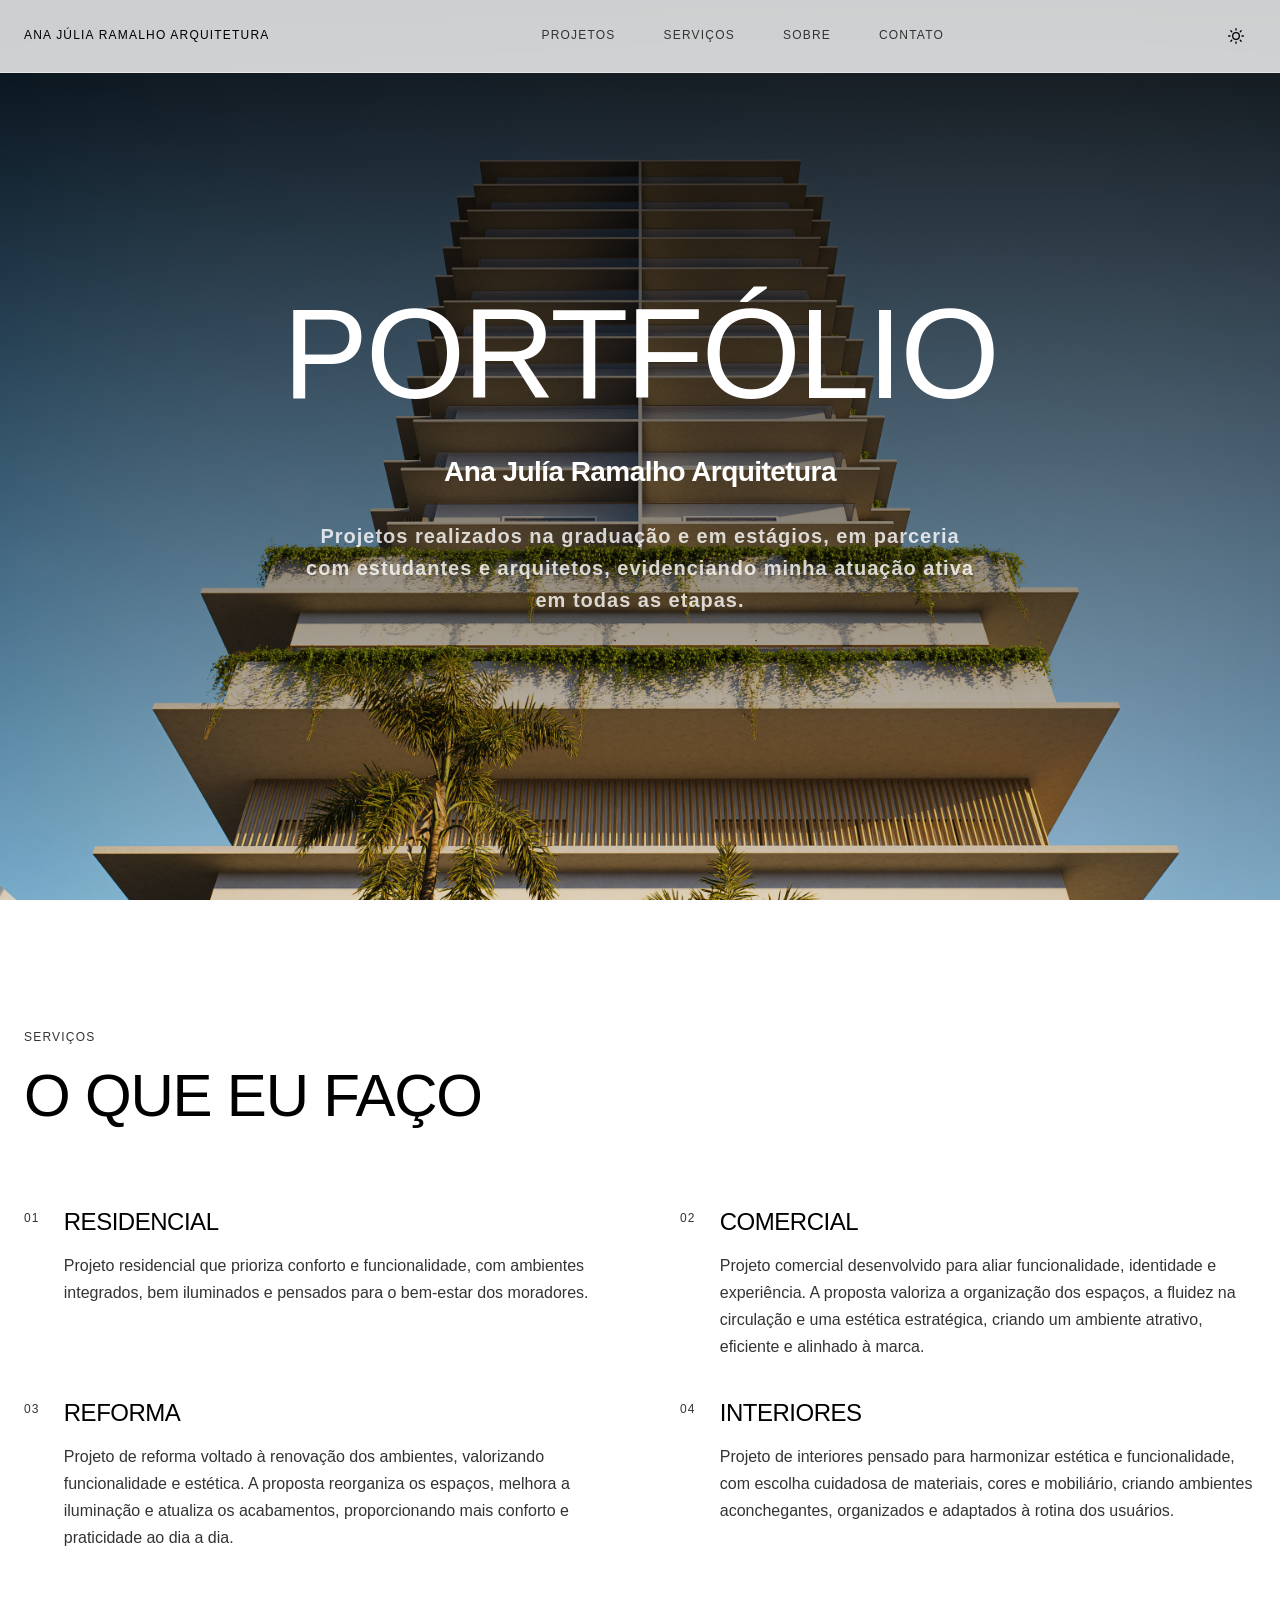
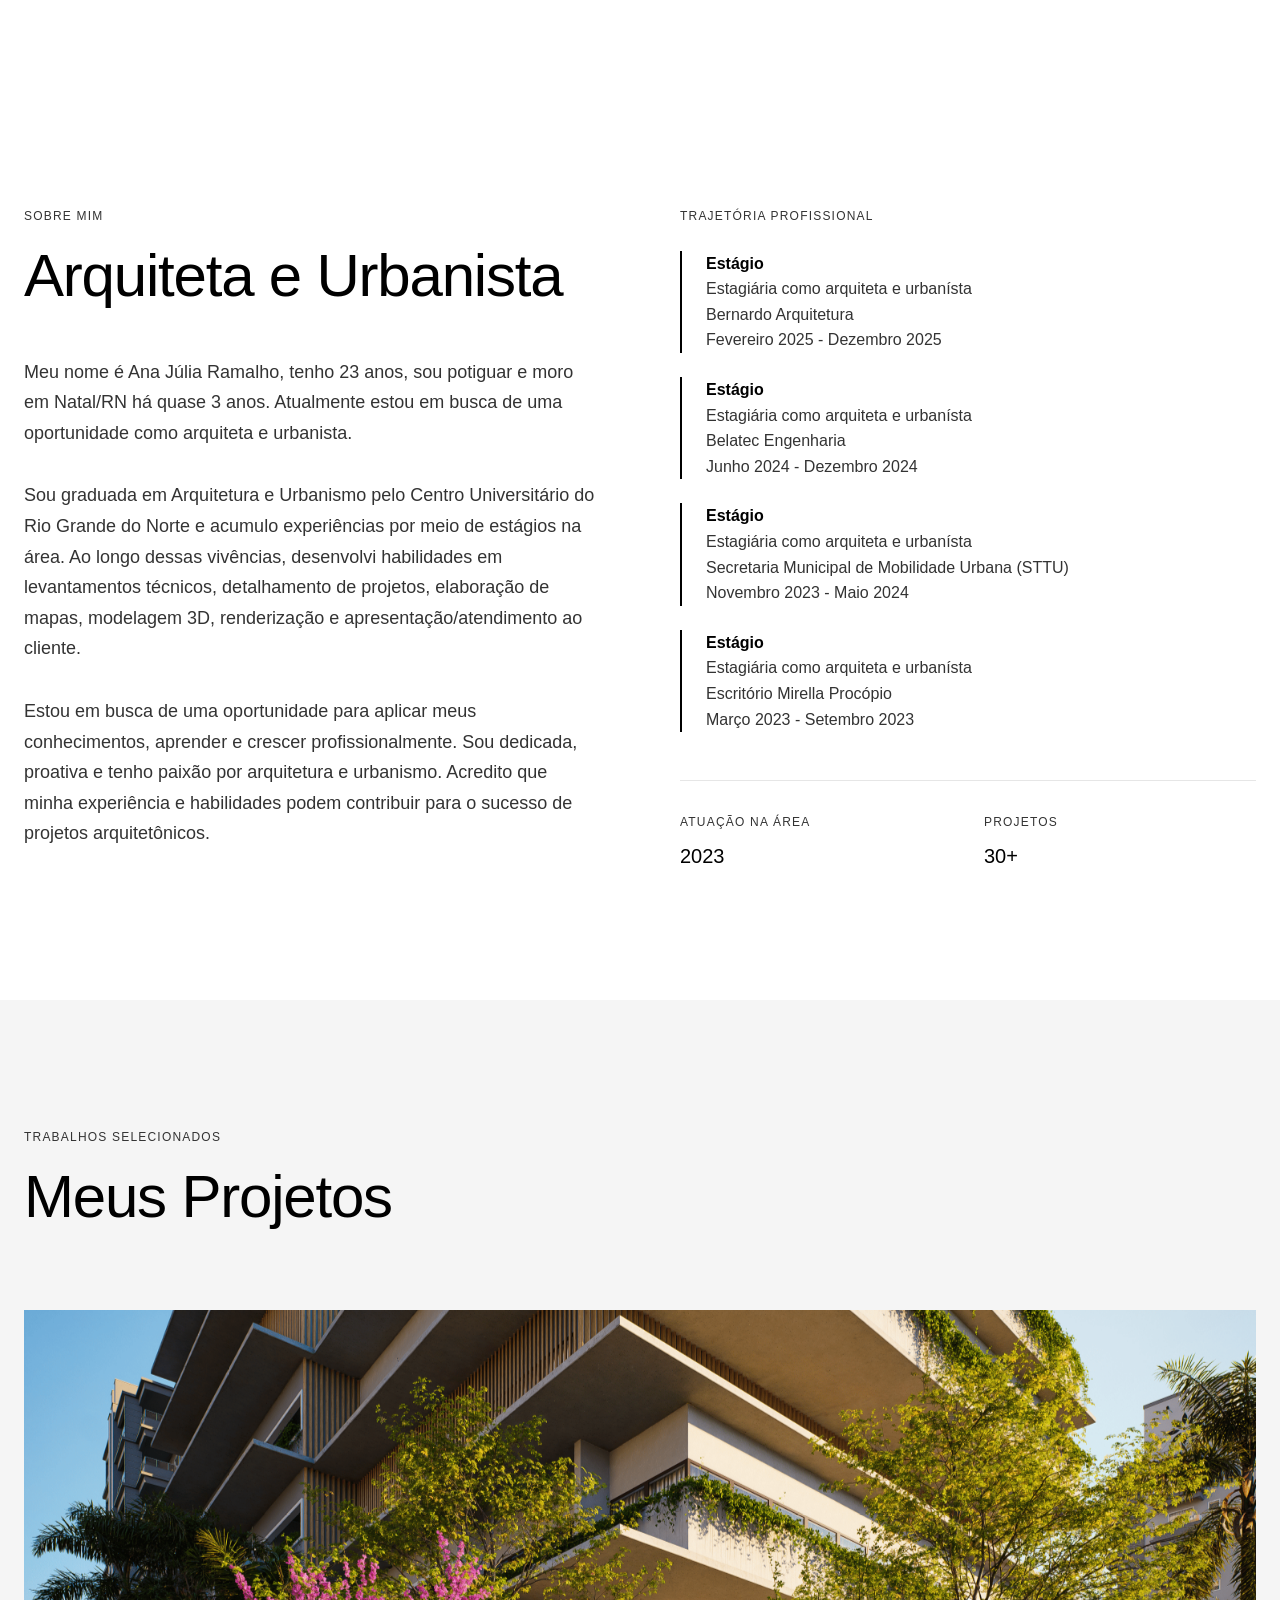
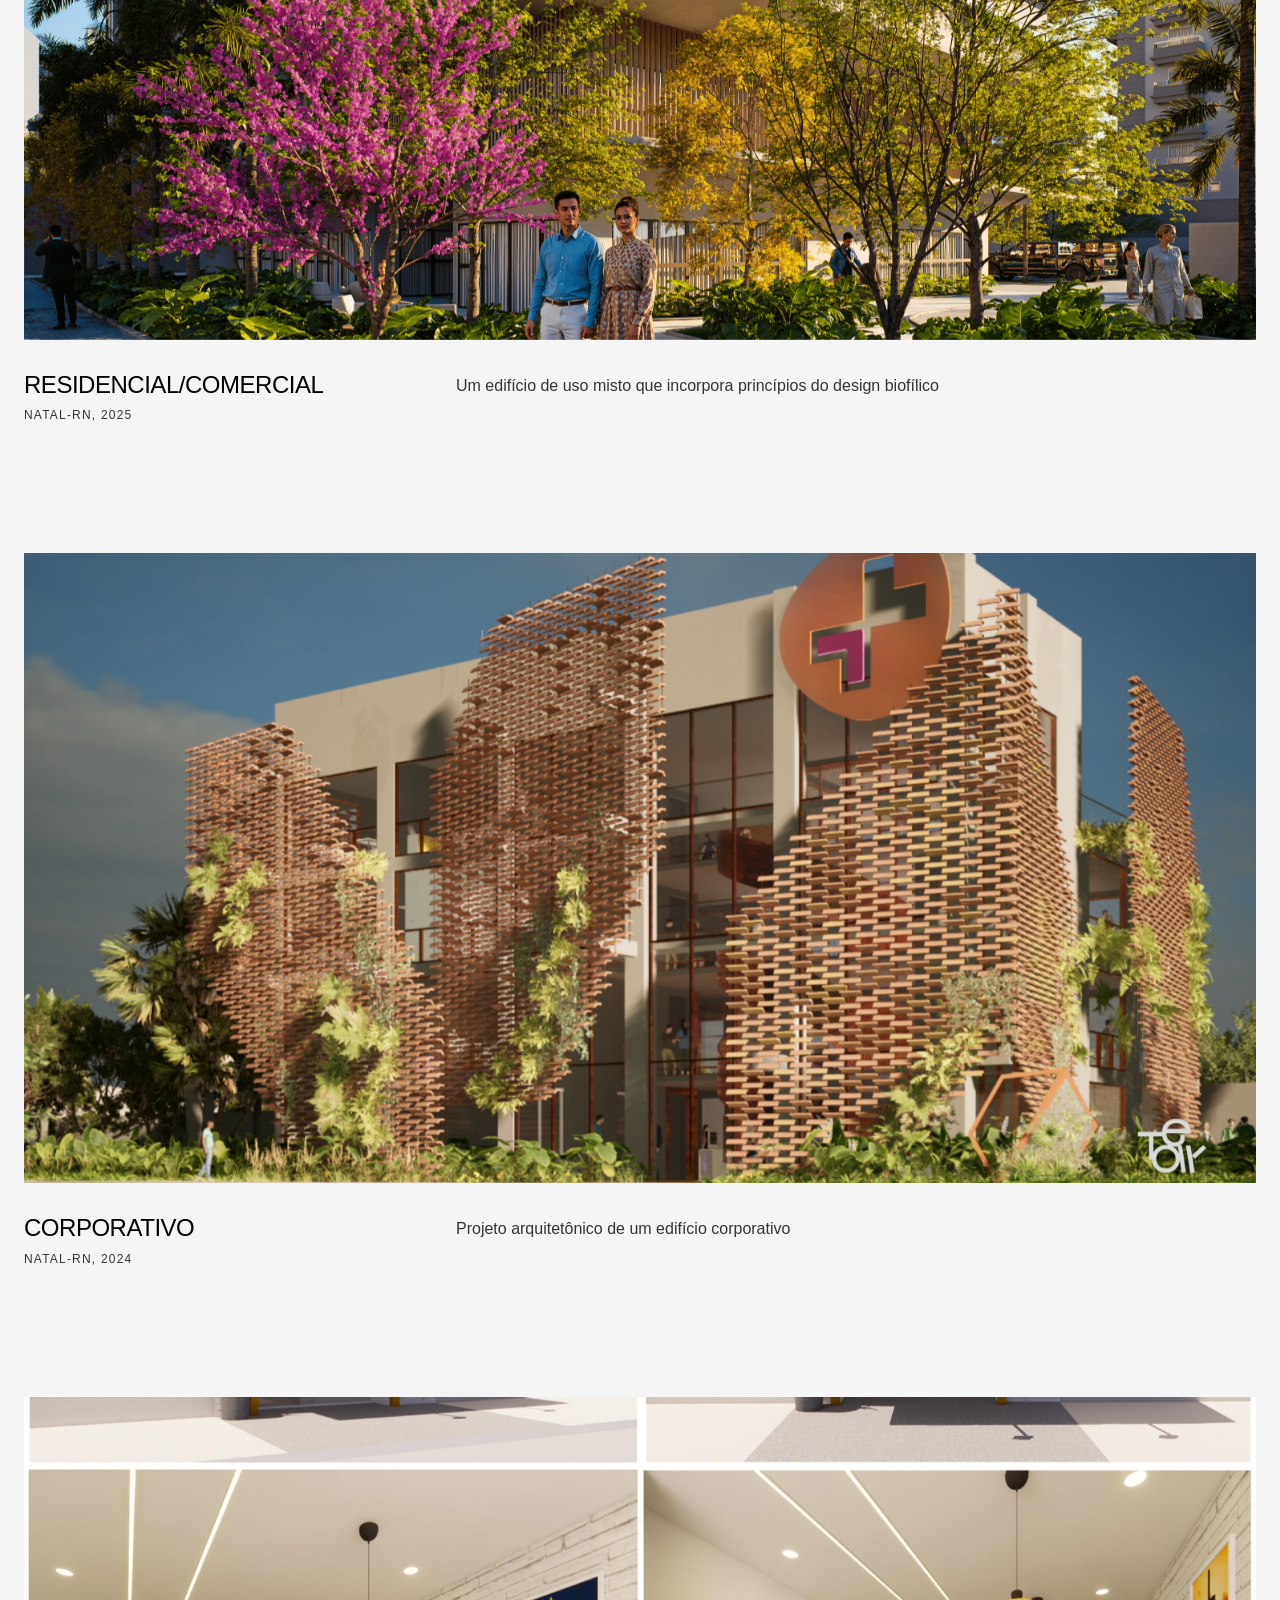
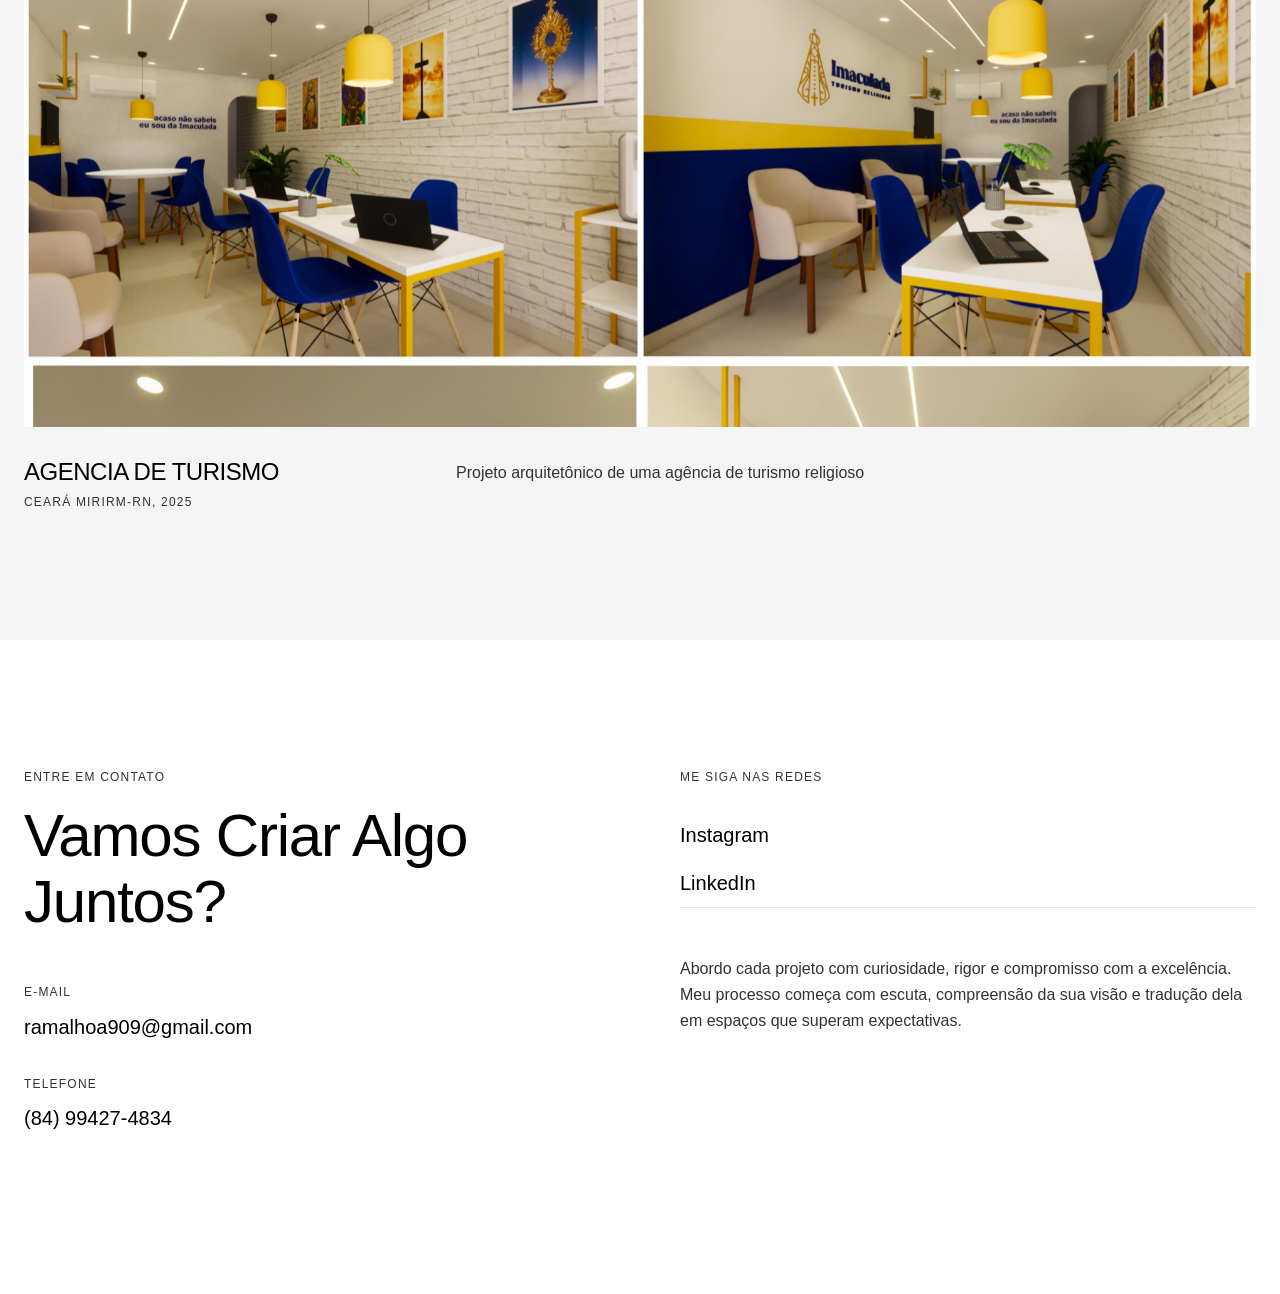
<file: index.html>
<!DOCTYPE html>
<html lang="pt-BR">
<head>
  <meta charset="UTF-8">
  <meta name="viewport" content="width=device-width, initial-scale=1.0">

  <link
    rel="icon"
    type="image/png"
    sizes="16x16"
    href="assets/faviconAJ.png"
  />
  <title>Ana Júlia Ramalho Arquitetura</title>
  <meta name="description" content="Escritório de arquitetura premiado, especializado em design minimalista. Criando espaços extraordinários por meio de arquitetura cuidadosa, projetos residenciais, comerciais e de renovação.">
  <meta name="author" content="Ana Júlia Ramalho Arquitetura">
  <meta property="og:title" content="Ana Júlia Ramalho Arquitetura">
  <meta property="og:description" content="Escritório de arquitetura premiado, especializado em design minimalista. Criando espaços extraordinários por meio de arquitetura cuidadosa.">
  <meta property="og:type" content="website">
  <meta name="twitter:card" content="summary_large_image">
  <link rel="stylesheet" href="css/styles.css">
  <script src="js/main.js" defer></script>
</head>
<body>
  <div class="min-h-screen">

    <!-- Navigation -->
    <nav class="nav">
      <div class="nav-inner">
        <a href="index.html" class="nav-logo">Ana Júlia Ramalho Arquitetura</a>

        <div class="nav-links">
          <a href="work.html" class="nav-link">PROJETOS</a>
          <a href="services.html" class="nav-link">SERVIÇOS</a>
          <a href="about.html" class="nav-link">SOBRE</a>
          <a href="contact.html" class="nav-link">CONTATO</a>
        </div>

        <div class="nav-actions">
          <button class="theme-toggle" aria-label="Toggle theme">
            <svg class="icon-sun" xmlns="http://www.w3.org/2000/svg" width="16" height="16" viewBox="0 0 24 24" fill="none" stroke="currentColor" stroke-width="2" stroke-linecap="round" stroke-linejoin="round"><circle cx="12" cy="12" r="5"/><line x1="12" y1="1" x2="12" y2="3"/><line x1="12" y1="21" x2="12" y2="23"/><line x1="4.22" y1="4.22" x2="5.64" y2="5.64"/><line x1="18.36" y1="18.36" x2="19.78" y2="19.78"/><line x1="1" y1="12" x2="3" y2="12"/><line x1="21" y1="12" x2="23" y2="12"/><line x1="4.22" y1="19.78" x2="5.64" y2="18.36"/><line x1="18.36" y1="5.64" x2="19.78" y2="4.22"/></svg>
            <svg class="icon-moon" xmlns="http://www.w3.org/2000/svg" width="16" height="16" viewBox="0 0 24 24" fill="none" stroke="currentColor" stroke-width="2" stroke-linecap="round" stroke-linejoin="round"><path d="M21 12.79A9 9 0 1 1 11.21 3 7 7 0 0 0 21 12.79z"/></svg>
          </button>
        </div>

        <button class="mobile-menu-btn" id="mobile-menu-btn" aria-label="Toggle menu">&#9776;</button>
      </div>

      <div class="mobile-menu" id="mobile-menu">
        <a href="work.html">PROJETOS</a>
        <a href="services.html">SERVIÇOS</a>
        <a href="about.html">SOBRE</a>
        <a href="contact.html">CONTATO</a>
        <div class="mobile-theme-toggle">
          <button class="theme-toggle" aria-label="Toggle theme">
            <svg class="icon-sun" xmlns="http://www.w3.org/2000/svg" width="16" height="16" viewBox="0 0 24 24" fill="none" stroke="currentColor" stroke-width="2" stroke-linecap="round" stroke-linejoin="round"><circle cx="12" cy="12" r="5"/><line x1="12" y1="1" x2="12" y2="3"/><line x1="12" y1="21" x2="12" y2="23"/><line x1="4.22" y1="4.22" x2="5.64" y2="5.64"/><line x1="18.36" y1="18.36" x2="19.78" y2="19.78"/><line x1="1" y1="12" x2="3" y2="12"/><line x1="21" y1="12" x2="23" y2="12"/><line x1="4.22" y1="19.78" x2="5.64" y2="18.36"/><line x1="18.36" y1="5.64" x2="19.78" y2="4.22"/></svg>
            <svg class="icon-moon" xmlns="http://www.w3.org/2000/svg" width="16" height="16" viewBox="0 0 24 24" fill="none" stroke="currentColor" stroke-width="2" stroke-linecap="round" stroke-linejoin="round"><path d="M21 12.79A9 9 0 1 1 11.21 3 7 7 0 0 0 21 12.79z"/></svg>
          </button>
        </div>
      </div>
    </nav>

    <!-- Hero Section -->
    <section class="hero">
      <div class="hero-bg" style="background-image: url('assets/03.png')"></div>
      <div class="hero-overlay"></div>
      <div class="hero-content">
        <h1 class="hero-title text-architectural reveal">
          PORTFÓLIO
        </h1>
        <h3 class="h3o-subtitle reveal-delayed">
          Ana Julía Ramalho Arquitetura
        </h3>
        <p class="hero-subtitle reveal-delayed">
          Projetos realizados na graduação e em estágios, em parceria com estudantes e arquitetos, evidenciando minha atuação ativa em todas as etapas.
        </p>
      </div>

    </section>

    <!-- Services Section -->
    <section class="section section-bg" style="padding-top: 8rem;">
      <div class="container">
        <div class="max-w-7xl">
          <div class="section-header">
            <h1 class="section-label">SERVIÇOS</h1>
            <h2 class="section-title text-architectural">O QUE EU FAÇO</h2>
          </div>
          <div class="services-grid">
            <div class="service-item">
              <span class="service-number">01</span>
              <div>
                <h3 class="service-title text-architectural">RESIDENCIAL</h3>
                <p class="service-desc">Projeto residencial que prioriza conforto e funcionalidade, com ambientes integrados, bem iluminados e pensados para o bem-estar dos moradores.</p>
              </div>
            </div>
            <div class="service-item">
              <span class="service-number">02</span>
              <div>
                <h3 class="service-title text-architectural">COMERCIAL</h3>
                <p class="service-desc">Projeto comercial desenvolvido para aliar funcionalidade, identidade e experiência. A proposta valoriza a organização dos espaços, a fluidez na circulação e uma estética estratégica, criando um ambiente atrativo, eficiente e alinhado à marca.</p>
              </div>
            </div>
            <div class="service-item">
              <span class="service-number">03</span>
              <div>
                <h3 class="service-title text-architectural">REFORMA</h3>
                <p class="service-desc">Projeto de reforma voltado à renovação dos ambientes, valorizando funcionalidade e estética. A proposta reorganiza os espaços, melhora a iluminação e atualiza os acabamentos, proporcionando mais conforto e praticidade ao dia a dia.</p>
              </div>
            </div>
            <div class="service-item">
              <span class="service-number">04</span>
              <div>
                <h3 class="service-title text-architectural">INTERIORES</h3>
                <p class="service-desc">Projeto de interiores pensado para harmonizar estética e funcionalidade, com escolha cuidadosa de materiais, cores e mobiliário, criando ambientes aconchegantes, organizados e adaptados à rotina dos usuários.</p>
              </div>
            </div>
          </div>
        </div>
      </div>
    </section>

    <!-- About Section -->
    <section class="section section-bg" style="padding-top: 8rem;">
      <div class="container">
        <div class="max-w-7xl">
          <div class="about-grid">
            <div>
              <h1 class="section-label">SOBRE MIM</h1>
              <h2 class="section-title text-architectural" style="margin-bottom: 3rem;">Arquiteta e Urbanista</h2>
              <div class="about-text">
                <p>
                  Meu nome é Ana Júlia Ramalho, tenho 23 anos, sou potiguar e moro em Natal/RN há quase 3 anos. Atualmente estou em busca de uma oportunidade como arquiteta e urbanista.
                </p>
                <p>
                  Sou graduada em Arquitetura e Urbanismo pelo Centro Universitário do Rio Grande do Norte e acumulo experiências por meio de estágios na área. Ao longo dessas vivências, desenvolvi habilidades em levantamentos técnicos, detalhamento de projetos, elaboração de mapas, modelagem 3D, renderização e apresentação/atendimento ao cliente.
                </p>
                <p>
                  Estou em busca de uma oportunidade para aplicar meus conhecimentos, aprender e crescer profissionalmente. Sou dedicada, proativa e tenho paixão por arquitetura e urbanismo. Acredito que minha experiência e habilidades podem contribuir para o sucesso de projetos arquitetônicos.
                </p>
              </div>
            </div>
            <div>
              <h3 class="section-label" style="margin-bottom: 1.5rem;">Trajetória Profissional</h3>
              <div>
                <div class="approach-item">
                  <h4>Estágio</h4>
                    <p>Estagiária como arquiteta e urbanísta <br>
                    Bernardo Arquitetura <br>
                    Fevereiro 2025 - Dezembro 2025 
                    </p>
                </div>
                <div class="approach-item">
                  <h4>Estágio</h4>
                    <p>Estagiária como arquiteta e urbanísta <br>
                    Belatec Engenharia <br>
                    Junho 2024 - Dezembro 2024 
                    </p>
                </div>
                <div class="approach-item">
                  <h4>Estágio</h4>
                    <p>
                      Estagiária como arquiteta e urbanísta <br>
                      Secretaria Municipal de Mobilidade Urbana (STTU) <br>
                      Novembro 2023 - Maio 2024 
                    </p>
                </div>
                <div class="approach-item">
                  <h4>Estágio</h4>
                    <p>
                      Estagiária como arquiteta e urbanísta <br>
                      Escritório Mirella Procópio  <br>
                      Março 2023 - Setembro 2023
                    </p>
                </div>
              </div>
              <div class="stats-grid">
                <div>
                  <h4 class="stat-label">Atuação na Área</h4>
                  <p class="stat-value">2023</p>
                </div>
                <div>
                  <h4 class="stat-label">PROJETOS</h4>
                  <p class="stat-value">30+</p>
                </div>
              </div>
            </div>
          </div>
        </div>
      </div>
    </section>

    <!-- Portfolio Section -->
    <section id="work" class="section section-muted">
      <div class="container">
        <div class="max-w-7xl">
          <div class="section-header">
            <h2 class="section-label">TRABALHOS SELECIONADOS</h2>
            <h3 class="section-title text-architectural">Meus Projetos</h3>
          </div>
          <div class="portfolio-list">
            <div class="portfolio-item">
              <div class="portfolio-img-wrapper">
                <div class="portfolio-carousel">
                  <div class="carousel-track">
                    <img src="assets/04.png" alt="Residência Minimalista" class="portfolio-img">
                    <!-- Adicione mais imagens aqui:
                    <img src="assets/foto2.jpg" alt="Residência Minimalista" class="portfolio-img">
                    <img src="assets/foto3.jpg" alt="Residência Minimalista" class="portfolio-img">
                    -->
                  </div>
                  <button class="carousel-btn carousel-btn-prev" aria-label="Anterior">&#10094;</button>
                  <button class="carousel-btn carousel-btn-next" aria-label="Próximo">&#10095;</button>
                  <div class="carousel-dots"></div>
                </div>
                <div class="portfolio-overlay"></div>
              </div>
              <div class="portfolio-info">
                <div>
                  <h4 class="portfolio-title text-architectural">RESIDENCIAL/COMERCIAL</h4>
                  <p class="portfolio-location">NATAL-RN, 2025</p>
                </div>
                <div>
                  <p class="portfolio-desc">Um edifício de uso misto que incorpora princípios do design biofílico</p>
                </div>
              </div>
            </div>
            <div class="portfolio-item">
              <div class="portfolio-img-wrapper">
                <div class="portfolio-carousel">
                  <div class="carousel-track">
                    <img src="assets/liga4.jpg" alt="Sede Corporativa" class="portfolio-img">
                    <!-- Adicione mais imagens aqui:
                    <img src="assets/foto2.jpg" alt="Sede Corporativa" class="portfolio-img">
                    -->
                  </div>
                  <button class="carousel-btn carousel-btn-prev" aria-label="Anterior">&#10094;</button>
                  <button class="carousel-btn carousel-btn-next" aria-label="Próximo">&#10095;</button>
                  <div class="carousel-dots"></div>
                </div>
                <div class="portfolio-overlay"></div>
              </div>
              <div class="portfolio-info">
                <div>
                  <h4 class="portfolio-title text-architectural">CORPORATIVO</h4>
                  <p class="portfolio-location">Natal-RN, 2024</p>
                </div>
                <div>
                  <p class="portfolio-desc">Projeto arquitetônico de um edifício corporativo</p>
                </div>
              </div>
            </div>
            <div class="portfolio-item">
              <div class="portfolio-img-wrapper">
                <div class="portfolio-carousel">
                  <div class="carousel-track">
                    <img src="assets/agen5.jpg" alt="Centro Cultural" class="portfolio-img">
                    <!-- Adicione mais imagens aqui:
                    <img src="assets/foto2.jpg" alt="Centro Cultural" class="portfolio-img">
                    -->
                  </div>
                  <button class="carousel-btn carousel-btn-prev" aria-label="Anterior">&#10094;</button>
                  <button class="carousel-btn carousel-btn-next" aria-label="Próximo">&#10095;</button>
                  <div class="carousel-dots"></div>
                </div>
                <div class="portfolio-overlay"></div>
              </div>
              <div class="portfolio-info">
                <div>
                  <h4 class="portfolio-title text-architectural">AGENCIA DE TURISMO</h4>
                  <p class="portfolio-location">CEARÁ MIRIRM-RN, 2025</p>
                </div>
                <div>
                  <p class="portfolio-desc">Projeto arquitetônico de uma agência de turismo religioso</p>
                </div>
              </div>
            </div>
          </div>
        </div>
      </div>
    </section>

    <!-- Contact Section -->
    <section id="contact" class="section section-bg">
      <div class="container">
        <div class="max-w-7xl">
          <div class="contact-grid">
            <div>
              <h2 class="section-label">ENTRE EM CONTATO</h2>
              <h3 class="section-title text-architectural" style="margin-bottom: 3rem;">
                Vamos Criar Algo Juntos?<br>
              </h3>
              <div>
                <div class="contact-info-group">
                  <h4 class="contact-label">E-MAIL</h4>
                  <a href="mailto:ramalhoa909@gmail.com" class="contact-value">ramalhoa909@gmail.com</a>
                </div>
                <div class="contact-info-group">
                  <h4 class="contact-label">TELEFONE</h4>
                  <a href="tel:+1234567890" class="contact-value">(84) 99427-4834</a>
                </div>
                <!--<div class="contact-info-group">
                  <h4 class="contact-label">ESTÚDIO</h4>
                  <address class="contact-value">
                    123 Design Avenue<br>New York, NY 10001
                  </address>
                </div>-->
              </div>
            </div>
            <div>
              <div>
                <h4 class="section-label" style="margin-bottom: 1.5rem;">Me siga nas redes</h4>
                <div class="social-links">
                  <a href="https://www.instagram.com/anajuliaramalhoarq?igsh=MTl4NGNwZmt4NTJpZQ%3D%3D&utm_source=qr">Instagram</a>
                  <a href="https://www.linkedin.com/in/ana-júlia-ramalho-27aaa9300">LinkedIn</a>
                </div>
              </div>
              <div class="contact-description">
                <p>
                  Abordo cada projeto com curiosidade, rigor e compromisso com a excelência.
                  Meu processo começa com escuta, compreensão da sua visão e tradução dela
                  em espaços que superam expectativas.
                </p>
              </div>
            </div>
          </div>
        </div>
      </div>
    </section>

  </div>
</body>
</html>
</file>
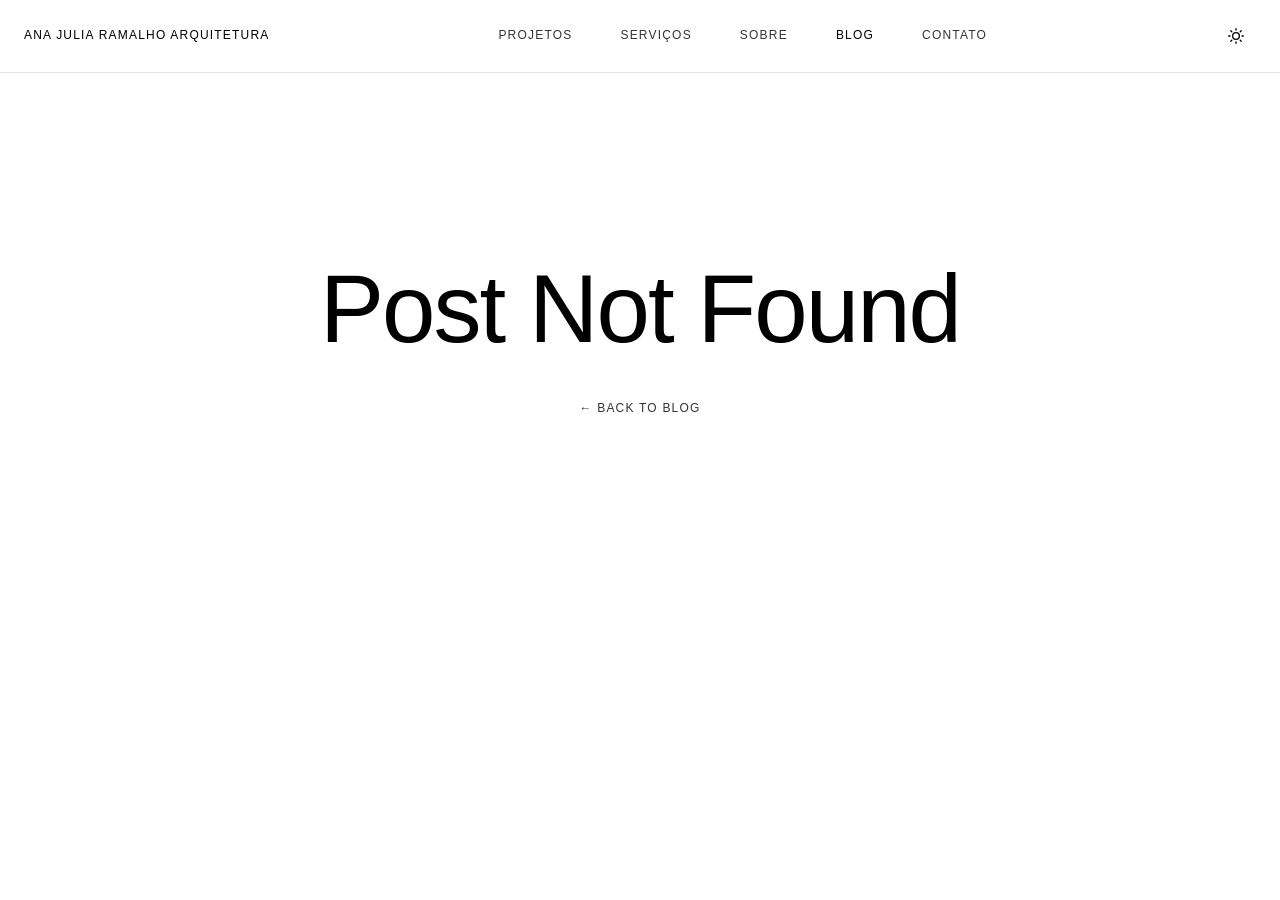
<file: blog-post.html>
<!DOCTYPE html>
<html lang="pt-BR">
<head>
  <meta charset="UTF-8">
  <meta name="viewport" content="width=device-width, initial-scale=1.0">
  <title>Artigo - Ana Julia Ramalho Arquitetura</title>
  <meta name="description" content="Artigo do blog da Ana Julia Ramalho Arquitetura sobre arquitetura e design.">
  <link rel="stylesheet" href="css/styles.css">
  <script src="js/blog-data.js"></script>
  <script src="js/main.js" defer></script>
</head>
<body>
  <div class="min-h-screen" style="background-color: var(--background);">

    <!-- Navigation -->
    <nav class="nav">
      <div class="nav-inner">
        <a href="index.html" class="nav-logo">Ana Julia Ramalho Arquitetura</a>
        <div class="nav-links">
          <a href="work.html" class="nav-link">PROJETOS</a>
          <a href="services.html" class="nav-link">SERVIÇOS</a>
          <a href="about.html" class="nav-link">SOBRE</a>
          <a href="blog.html" class="nav-link active">BLOG</a>
          <a href="contact.html" class="nav-link">CONTATO</a>
        </div>
        <div class="nav-actions">
          <button class="theme-toggle" aria-label="Toggle theme">
            <svg class="icon-sun" xmlns="http://www.w3.org/2000/svg" width="16" height="16" viewBox="0 0 24 24" fill="none" stroke="currentColor" stroke-width="2" stroke-linecap="round" stroke-linejoin="round"><circle cx="12" cy="12" r="5"/><line x1="12" y1="1" x2="12" y2="3"/><line x1="12" y1="21" x2="12" y2="23"/><line x1="4.22" y1="4.22" x2="5.64" y2="5.64"/><line x1="18.36" y1="18.36" x2="19.78" y2="19.78"/><line x1="1" y1="12" x2="3" y2="12"/><line x1="21" y1="12" x2="23" y2="12"/><line x1="4.22" y1="19.78" x2="5.64" y2="18.36"/><line x1="18.36" y1="5.64" x2="19.78" y2="4.22"/></svg>
            <svg class="icon-moon" xmlns="http://www.w3.org/2000/svg" width="16" height="16" viewBox="0 0 24 24" fill="none" stroke="currentColor" stroke-width="2" stroke-linecap="round" stroke-linejoin="round"><path d="M21 12.79A9 9 0 1 1 11.21 3 7 7 0 0 0 21 12.79z"/></svg>
          </button>
        </div>
        <button class="mobile-menu-btn" id="mobile-menu-btn" aria-label="Toggle menu">&#9776;</button>
      </div>
      <div class="mobile-menu" id="mobile-menu">
        <a href="work.html">PROJETOS</a>
        <a href="services.html">SERVIÇOS</a>
        <a href="about.html">SOBRE</a>
        <a href="blog.html">BLOG</a>
        <a href="contact.html">CONTATO</a>
        <div class="mobile-theme-toggle">
          <button class="theme-toggle" aria-label="Toggle theme">
            <svg class="icon-sun" xmlns="http://www.w3.org/2000/svg" width="16" height="16" viewBox="0 0 24 24" fill="none" stroke="currentColor" stroke-width="2" stroke-linecap="round" stroke-linejoin="round"><circle cx="12" cy="12" r="5"/><line x1="12" y1="1" x2="12" y2="3"/><line x1="12" y1="21" x2="12" y2="23"/><line x1="4.22" y1="4.22" x2="5.64" y2="5.64"/><line x1="18.36" y1="18.36" x2="19.78" y2="19.78"/><line x1="1" y1="12" x2="3" y2="12"/><line x1="21" y1="12" x2="23" y2="12"/><line x1="4.22" y1="19.78" x2="5.64" y2="18.36"/><line x1="18.36" y1="5.64" x2="19.78" y2="4.22"/></svg>
            <svg class="icon-moon" xmlns="http://www.w3.org/2000/svg" width="16" height="16" viewBox="0 0 24 24" fill="none" stroke="currentColor" stroke-width="2" stroke-linecap="round" stroke-linejoin="round"><path d="M21 12.79A9 9 0 1 1 11.21 3 7 7 0 0 0 21 12.79z"/></svg>
          </button>
        </div>
      </div>
    </nav>

    <!-- Blog Post Content (rendered by JavaScript) -->
    <article style="padding-top: 8rem; padding-bottom: 8rem;">
      <div class="container">
        <div class="max-w-4xl" id="blog-post-container">
          <!-- Content will be dynamically injected by main.js -->
        </div>
      </div>
    </article>

  </div>
</body>
</html>
</file>
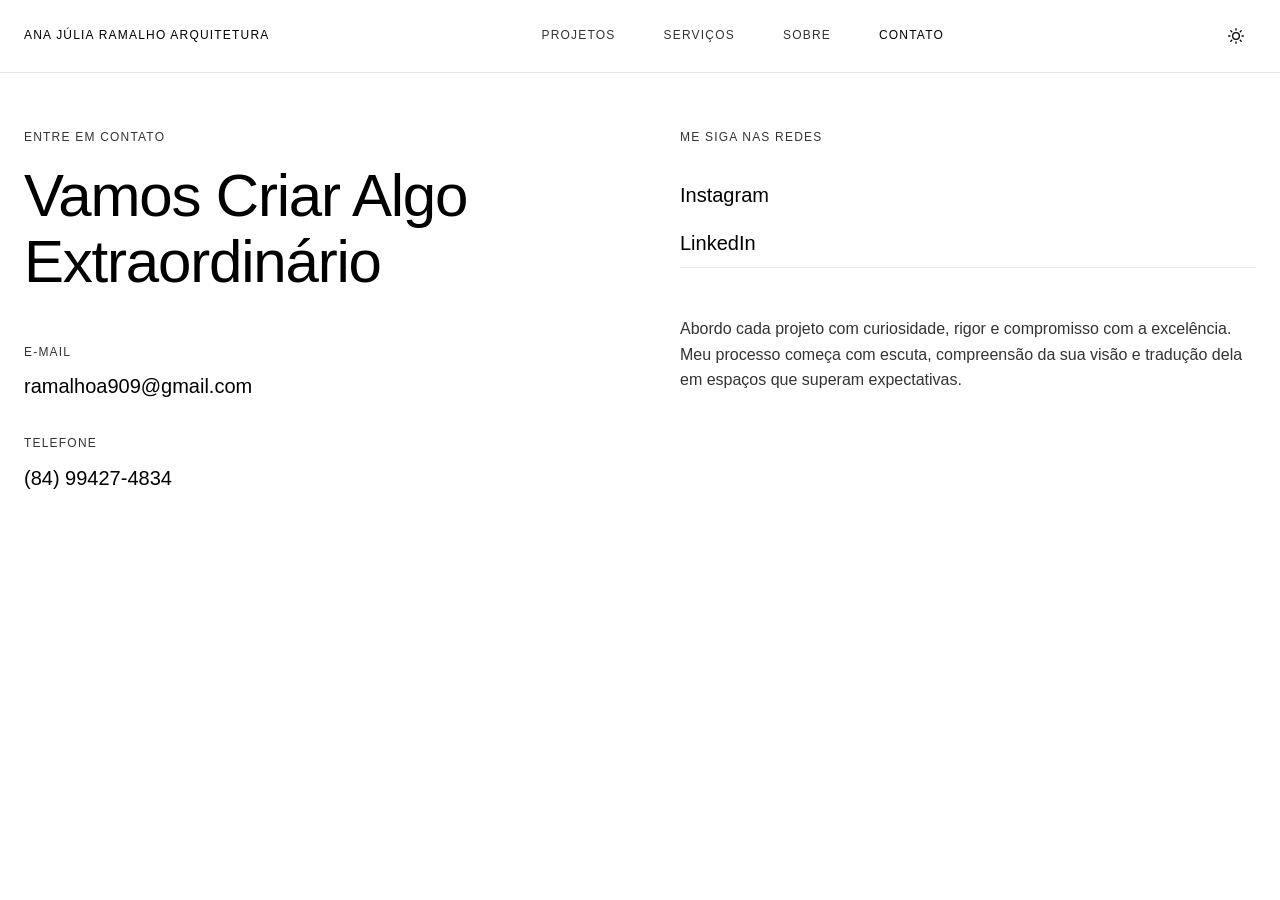
<file: contact.html>
<!DOCTYPE html>
<html lang="pt-BR">
<head>
  <meta charset="UTF-8">
  <meta name="viewport" content="width=device-width, initial-scale=1.0">
    <link
    rel="icon"
    type="image/png"
    sizes="16x16"
    href="assets/faviconAJ.png"
  />
  <title>Contato - ARCH STUDIO</title>
  <meta name="description" content="Entre em contato com a ARCH STUDIO para seus projetos arquitetônicos.">
  <link rel="stylesheet" href="css/styles.css">
  <script src="js/main.js" defer></script>
</head>
<body>
  <div class="min-h-screen">

    <!-- Navigation -->
    <nav class="nav">
      <div class="nav-inner">
        <a href="index.html" class="nav-logo">Ana Júlia Ramalho Arquitetura</a>
        <div class="nav-links">
          <a href="work.html" class="nav-link">PROJETOS</a>
          <a href="services.html" class="nav-link">SERVIÇOS</a>
          <a href="about.html" class="nav-link">SOBRE</a>
          <a href="contact.html" class="nav-link active">CONTATO</a>
        </div>
        <div class="nav-actions">
          <button class="theme-toggle" aria-label="Toggle theme">
            <svg class="icon-sun" xmlns="http://www.w3.org/2000/svg" width="16" height="16" viewBox="0 0 24 24" fill="none" stroke="currentColor" stroke-width="2" stroke-linecap="round" stroke-linejoin="round"><circle cx="12" cy="12" r="5"/><line x1="12" y1="1" x2="12" y2="3"/><line x1="12" y1="21" x2="12" y2="23"/><line x1="4.22" y1="4.22" x2="5.64" y2="5.64"/><line x1="18.36" y1="18.36" x2="19.78" y2="19.78"/><line x1="1" y1="12" x2="3" y2="12"/><line x1="21" y1="12" x2="23" y2="12"/><line x1="4.22" y1="19.78" x2="5.64" y2="18.36"/><line x1="18.36" y1="5.64" x2="19.78" y2="4.22"/></svg>
            <svg class="icon-moon" xmlns="http://www.w3.org/2000/svg" width="16" height="16" viewBox="0 0 24 24" fill="none" stroke="currentColor" stroke-width="2" stroke-linecap="round" stroke-linejoin="round"><path d="M21 12.79A9 9 0 1 1 11.21 3 7 7 0 0 0 21 12.79z"/></svg>
          </button>
        </div>
        <button class="mobile-menu-btn" id="mobile-menu-btn" aria-label="Toggle menu">&#9776;</button>
      </div>
      <div class="mobile-menu" id="mobile-menu">
        <a href="work.html">PROJETOS</a>
        <a href="services.html">SERVIÇOS</a>
        <a href="about.html">SOBRE</a>
        <a href="blog.html">BLOG</a>
        <a href="contact.html">CONTATO</a>
        <div class="mobile-theme-toggle">
          <button class="theme-toggle" aria-label="Toggle theme">
            <svg class="icon-sun" xmlns="http://www.w3.org/2000/svg" width="16" height="16" viewBox="0 0 24 24" fill="none" stroke="currentColor" stroke-width="2" stroke-linecap="round" stroke-linejoin="round"><circle cx="12" cy="12" r="5"/><line x1="12" y1="1" x2="12" y2="3"/><line x1="12" y1="21" x2="12" y2="23"/><line x1="4.22" y1="4.22" x2="5.64" y2="5.64"/><line x1="18.36" y1="18.36" x2="19.78" y2="19.78"/><line x1="1" y1="12" x2="3" y2="12"/><line x1="21" y1="12" x2="23" y2="12"/><line x1="4.22" y1="19.78" x2="5.64" y2="18.36"/><line x1="18.36" y1="5.64" x2="19.78" y2="4.22"/></svg>
            <svg class="icon-moon" xmlns="http://www.w3.org/2000/svg" width="16" height="16" viewBox="0 0 24 24" fill="none" stroke="currentColor" stroke-width="2" stroke-linecap="round" stroke-linejoin="round"><path d="M21 12.79A9 9 0 1 1 11.21 3 7 7 0 0 0 21 12.79z"/></svg>
          </button>
        </div>
      </div>
    </nav>

    <!-- Contact Section -->
    <section class="section section-bg" style="padding-top: 8rem;">
      <div class="container">
        <div class="max-w-7xl">
          <div class="contact-grid">
            <div>
              <h1 class="section-label">ENTRE EM CONTATO</h1>
              <h2 class="section-title text-architectural" style="margin-bottom: 3rem;">
                Vamos Criar Algo<br>Extraordinário
              </h2>
              <div>
                <div class="contact-info-group">
                  <h3 class="contact-label">E-MAIL</h3>
                  <a href="mailto:ramalhoa909@gmail.com" class="contact-value">ramalhoa909@gmail.com</a>
                </div>
                <div class="contact-info-group">
                  <h3 class="contact-label">TELEFONE</h3>
                  <a href="tel:+1234567890" class="contact-value">(84) 99427-4834</a>
                </div>
              </div>
            </div>
            <div>
              <div>
                <h3 class="section-label" style="margin-bottom: 1.5rem;">Me siga nas redes</h3>
                <div class="social-links">
                  <a href="https://www.instagram.com/anajuliaramalhoarq?igsh=MTl4NGNwZmt4NTJpZQ%3D%3D&utm_source=qr">Instagram</a>
                  <a href="https://www.linkedin.com/in/ana-júlia-ramalho-27aaa9300">LinkedIn</a>
                </div>
              </div>
              <div class="contact-description">
                <p>
                  Abordo cada projeto com curiosidade, rigor e compromisso com a excelência.
                  Meu processo começa com escuta, compreensão da sua visão e tradução dela
                  em espaços que superam expectativas.
                </p>
              </div>
            </div>
          </div>
        </div>
      </div>
    </section>

  </div>
</body>
</html>
</file>
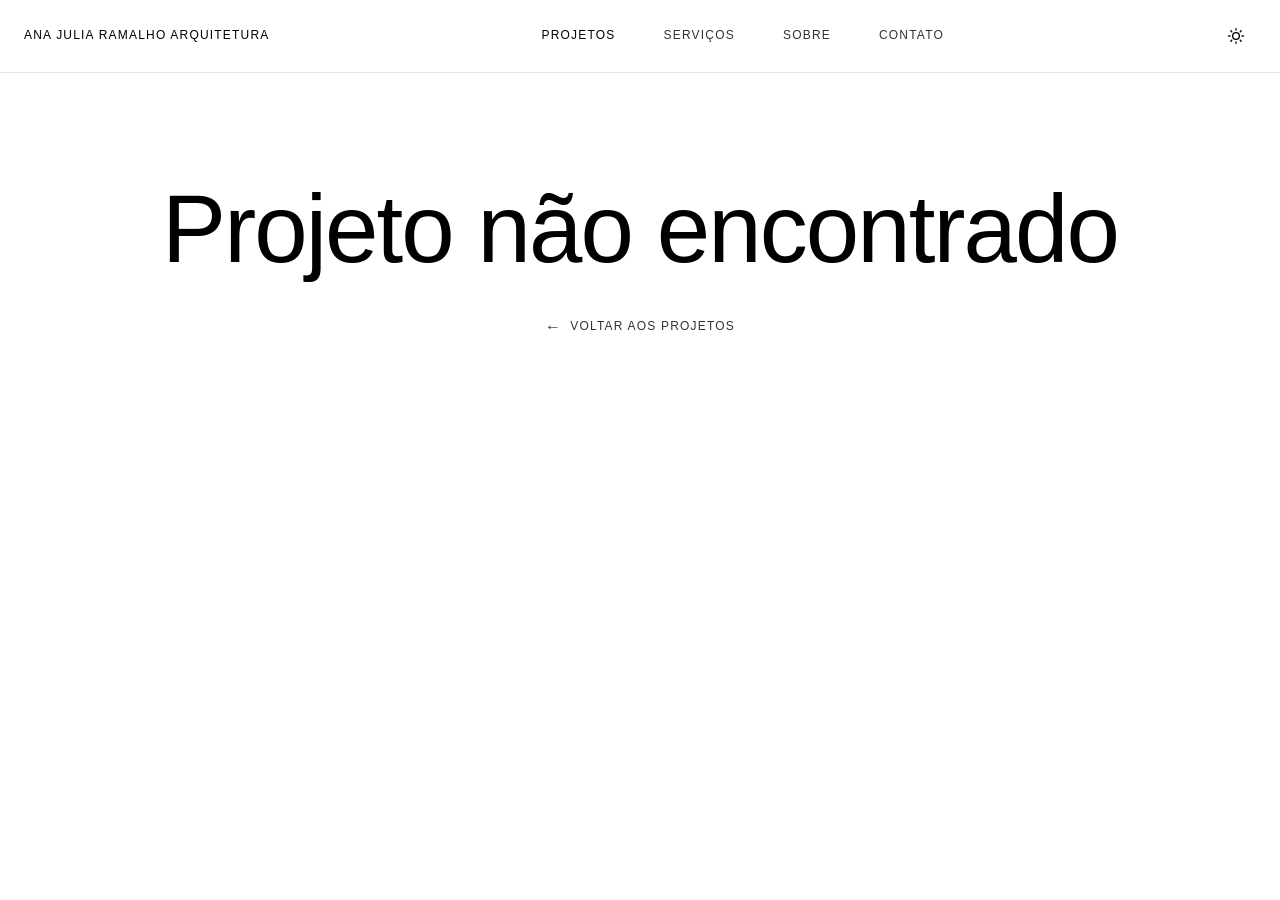
<file: project.html>
<!DOCTYPE html>
<html lang="pt-BR">
<head>
  <meta charset="UTF-8">
  <meta name="viewport" content="width=device-width, initial-scale=1.0">
    <link
    rel="icon"
    type="image/png"
    sizes="16x16"
    href="assets/faviconAJ.png"
  />
  <title>Projeto - Ana Julia Ramalho Arquitetura</title>
  <meta name="description" content="Detalhes do projeto arquitetônico.">
  <link rel="stylesheet" href="css/styles.css">
  <script src="js/projects-data.js"></script>
  <script src="js/main.js" defer></script>
</head>
<body>
  <div class="min-h-screen" style="background-color: var(--background);">

    <!-- Navigation -->
    <nav class="nav">
      <div class="nav-inner">
        <a href="index.html" class="nav-logo">Ana Julia Ramalho Arquitetura</a>
        <div class="nav-links">
          <a href="work.html" class="nav-link active">PROJETOS</a>
          <a href="services.html" class="nav-link">SERVIÇOS</a>
          <a href="about.html" class="nav-link">SOBRE</a>
          <a href="contact.html" class="nav-link">CONTATO</a>
        </div>
        <div class="nav-actions">
          <button class="theme-toggle" aria-label="Toggle theme">
            <svg class="icon-sun" xmlns="http://www.w3.org/2000/svg" width="16" height="16" viewBox="0 0 24 24" fill="none" stroke="currentColor" stroke-width="2" stroke-linecap="round" stroke-linejoin="round"><circle cx="12" cy="12" r="5"/><line x1="12" y1="1" x2="12" y2="3"/><line x1="12" y1="21" x2="12" y2="23"/><line x1="4.22" y1="4.22" x2="5.64" y2="5.64"/><line x1="18.36" y1="18.36" x2="19.78" y2="19.78"/><line x1="1" y1="12" x2="3" y2="12"/><line x1="21" y1="12" x2="23" y2="12"/><line x1="4.22" y1="19.78" x2="5.64" y2="18.36"/><line x1="18.36" y1="5.64" x2="19.78" y2="4.22"/></svg>
            <svg class="icon-moon" xmlns="http://www.w3.org/2000/svg" width="16" height="16" viewBox="0 0 24 24" fill="none" stroke="currentColor" stroke-width="2" stroke-linecap="round" stroke-linejoin="round"><path d="M21 12.79A9 9 0 1 1 11.21 3 7 7 0 0 0 21 12.79z"/></svg>
          </button>
        </div>
        <button class="mobile-menu-btn" id="mobile-menu-btn" aria-label="Toggle menu">&#9776;</button>
      </div>
      <div class="mobile-menu" id="mobile-menu">
        <a href="work.html">PROJETOS</a>
        <a href="services.html">SERVIÇOS</a>
        <a href="about.html">SOBRE</a>
        <a href="blog.html">BLOG</a>
        <a href="contact.html">CONTATO</a>
        <div class="mobile-theme-toggle">
          <button class="theme-toggle" aria-label="Toggle theme">
            <svg class="icon-sun" xmlns="http://www.w3.org/2000/svg" width="16" height="16" viewBox="0 0 24 24" fill="none" stroke="currentColor" stroke-width="2" stroke-linecap="round" stroke-linejoin="round"><circle cx="12" cy="12" r="5"/><line x1="12" y1="1" x2="12" y2="3"/><line x1="12" y1="21" x2="12" y2="23"/><line x1="4.22" y1="4.22" x2="5.64" y2="5.64"/><line x1="18.36" y1="18.36" x2="19.78" y2="19.78"/><line x1="1" y1="12" x2="3" y2="12"/><line x1="21" y1="12" x2="23" y2="12"/><line x1="4.22" y1="19.78" x2="5.64" y2="18.36"/><line x1="18.36" y1="5.64" x2="19.78" y2="4.22"/></svg>
            <svg class="icon-moon" xmlns="http://www.w3.org/2000/svg" width="16" height="16" viewBox="0 0 24 24" fill="none" stroke="currentColor" stroke-width="2" stroke-linecap="round" stroke-linejoin="round"><path d="M21 12.79A9 9 0 1 1 11.21 3 7 7 0 0 0 21 12.79z"/></svg>
          </button>
        </div>
      </div>
    </nav>

    <!-- Project Content (renderizado por JavaScript) -->
    <article style="padding-top: 7rem; padding-bottom: 8rem;">
      <div id="project-container">
        <!-- Conteúdo injetado pelo main.js -->
      </div>
    </article>

  </div>
</body>
</html>
</file>
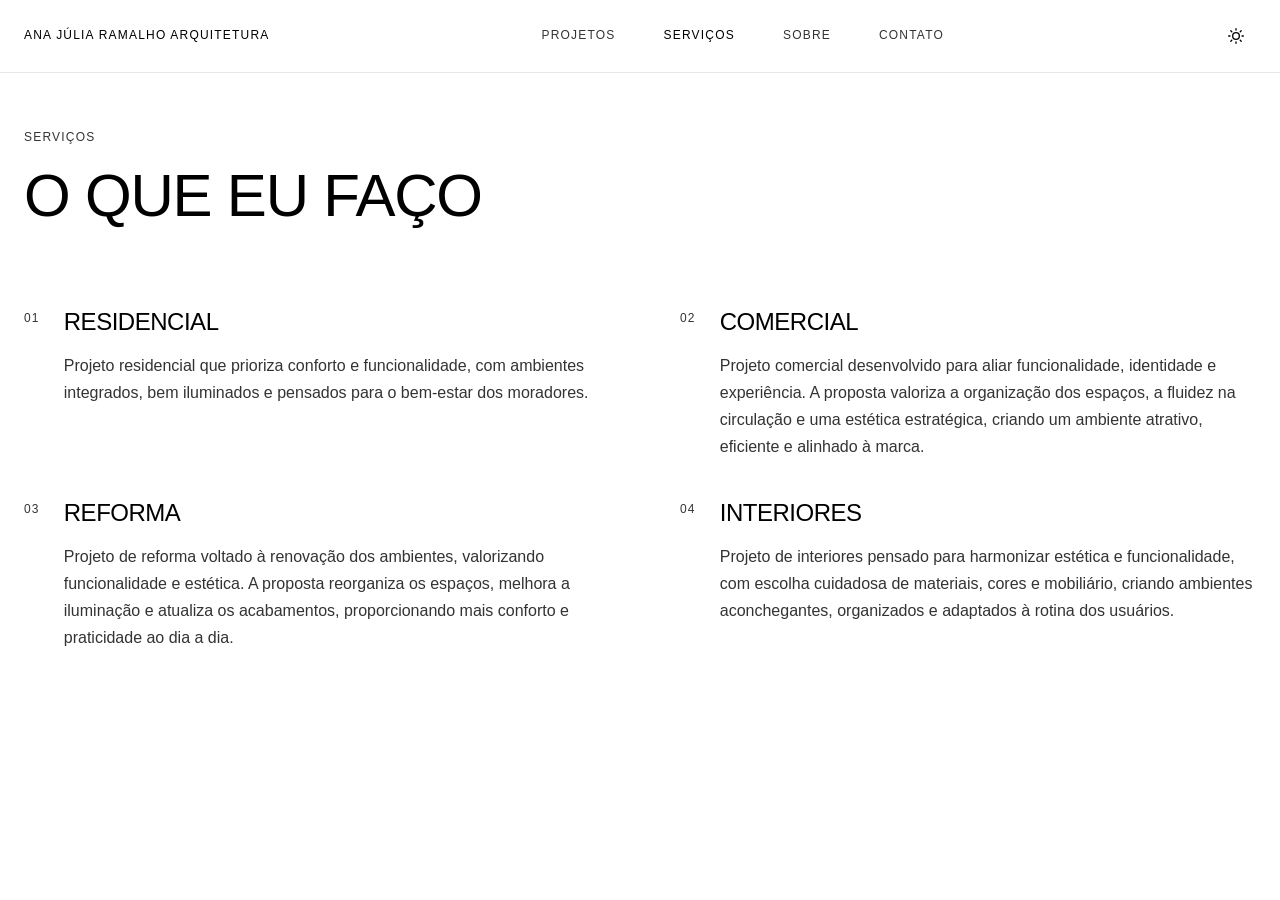
<file: services.html>
<!DOCTYPE html>
<html lang="pt-BR">
<head>
  <meta charset="UTF-8">
  <meta name="viewport" content="width=device-width, initial-scale=1.0">
    <link
    rel="icon"
    type="image/png"
    sizes="16x16"
    href="assets/faviconAJ.png"
  />
  <title>Serviços - ARCH STUDIO</title>
  <meta name="description" content="Nossos serviços de arquitetura: Residencial, Comercial, Renovação e Consultoria.">
  <link rel="stylesheet" href="css/styles.css">
  <script src="js/main.js" defer></script>
</head>
<body>
  <div class="min-h-screen">

    <!-- Navigation -->
    <nav class="nav">
      <div class="nav-inner">
        <a href="index.html" class="nav-logo">Ana Júlia Ramalho Arquitetura</a>
        <div class="nav-links">
          <a href="work.html" class="nav-link">PROJETOS</a>
          <a href="services.html" class="nav-link active">SERVIÇOS</a>
          <a href="about.html" class="nav-link">SOBRE</a>
          <a href="contact.html" class="nav-link">CONTATO</a>
        </div>
        <div class="nav-actions">
          <button class="theme-toggle" aria-label="Toggle theme">
            <svg class="icon-sun" xmlns="http://www.w3.org/2000/svg" width="16" height="16" viewBox="0 0 24 24" fill="none" stroke="currentColor" stroke-width="2" stroke-linecap="round" stroke-linejoin="round"><circle cx="12" cy="12" r="5"/><line x1="12" y1="1" x2="12" y2="3"/><line x1="12" y1="21" x2="12" y2="23"/><line x1="4.22" y1="4.22" x2="5.64" y2="5.64"/><line x1="18.36" y1="18.36" x2="19.78" y2="19.78"/><line x1="1" y1="12" x2="3" y2="12"/><line x1="21" y1="12" x2="23" y2="12"/><line x1="4.22" y1="19.78" x2="5.64" y2="18.36"/><line x1="18.36" y1="5.64" x2="19.78" y2="4.22"/></svg>
            <svg class="icon-moon" xmlns="http://www.w3.org/2000/svg" width="16" height="16" viewBox="0 0 24 24" fill="none" stroke="currentColor" stroke-width="2" stroke-linecap="round" stroke-linejoin="round"><path d="M21 12.79A9 9 0 1 1 11.21 3 7 7 0 0 0 21 12.79z"/></svg>
          </button>
        </div>
        <button class="mobile-menu-btn" id="mobile-menu-btn" aria-label="Toggle menu">&#9776;</button>
      </div>
      <div class="mobile-menu" id="mobile-menu">
        <a href="work.html">PROJETOS</a>
        <a href="services.html">SERVIÇOS</a>
        <a href="about.html">SOBRE</a>
        <a href="blog.html">BLOG</a>
        <a href="contact.html">CONTATO</a>
        <div class="mobile-theme-toggle">
          <button class="theme-toggle" aria-label="Toggle theme">
            <svg class="icon-sun" xmlns="http://www.w3.org/2000/svg" width="16" height="16" viewBox="0 0 24 24" fill="none" stroke="currentColor" stroke-width="2" stroke-linecap="round" stroke-linejoin="round"><circle cx="12" cy="12" r="5"/><line x1="12" y1="1" x2="12" y2="3"/><line x1="12" y1="21" x2="12" y2="23"/><line x1="4.22" y1="4.22" x2="5.64" y2="5.64"/><line x1="18.36" y1="18.36" x2="19.78" y2="19.78"/><line x1="1" y1="12" x2="3" y2="12"/><line x1="21" y1="12" x2="23" y2="12"/><line x1="4.22" y1="19.78" x2="5.64" y2="18.36"/><line x1="18.36" y1="5.64" x2="19.78" y2="4.22"/></svg>
            <svg class="icon-moon" xmlns="http://www.w3.org/2000/svg" width="16" height="16" viewBox="0 0 24 24" fill="none" stroke="currentColor" stroke-width="2" stroke-linecap="round" stroke-linejoin="round"><path d="M21 12.79A9 9 0 1 1 11.21 3 7 7 0 0 0 21 12.79z"/></svg>
          </button>
        </div>
      </div>
    </nav>

    <!-- Services Section -->
    <section class="section section-bg" style="padding-top: 8rem;">
      <div class="container">
        <div class="max-w-7xl">
          <div class="section-header">
            <h1 class="section-label">SERVIÇOS</h1>
            <h2 class="section-title text-architectural">O QUE EU FAÇO</h2>
          </div>
          <div class="services-grid">
            <div class="service-item">
              <span class="service-number">01</span>
              <div>
                <h3 class="service-title text-architectural">RESIDENCIAL</h3>
                <p class="service-desc">Projeto residencial que prioriza conforto e funcionalidade, com ambientes integrados, bem iluminados e pensados para o bem-estar dos moradores.</p>
              </div>
            </div>
            <div class="service-item">
              <span class="service-number">02</span>
              <div>
                <h3 class="service-title text-architectural">COMERCIAL</h3>
                <p class="service-desc">Projeto comercial desenvolvido para aliar funcionalidade, identidade e experiência. A proposta valoriza a organização dos espaços, a fluidez na circulação e uma estética estratégica, criando um ambiente atrativo, eficiente e alinhado à marca.</p>
              </div>
            </div>
            <div class="service-item">
              <span class="service-number">03</span>
              <div>
                <h3 class="service-title text-architectural">REFORMA</h3>
                <p class="service-desc">Projeto de reforma voltado à renovação dos ambientes, valorizando funcionalidade e estética. A proposta reorganiza os espaços, melhora a iluminação e atualiza os acabamentos, proporcionando mais conforto e praticidade ao dia a dia.</p>
              </div>
            </div>
            <div class="service-item">
              <span class="service-number">04</span>
              <div>
                <h3 class="service-title text-architectural">INTERIORES</h3>
                <p class="service-desc">Projeto de interiores pensado para harmonizar estética e funcionalidade, com escolha cuidadosa de materiais, cores e mobiliário, criando ambientes aconchegantes, organizados e adaptados à rotina dos usuários.</p>
              </div>
            </div>
          </div>
        </div>
      </div>
    </section>

  </div>
</body>
</html>
</file>
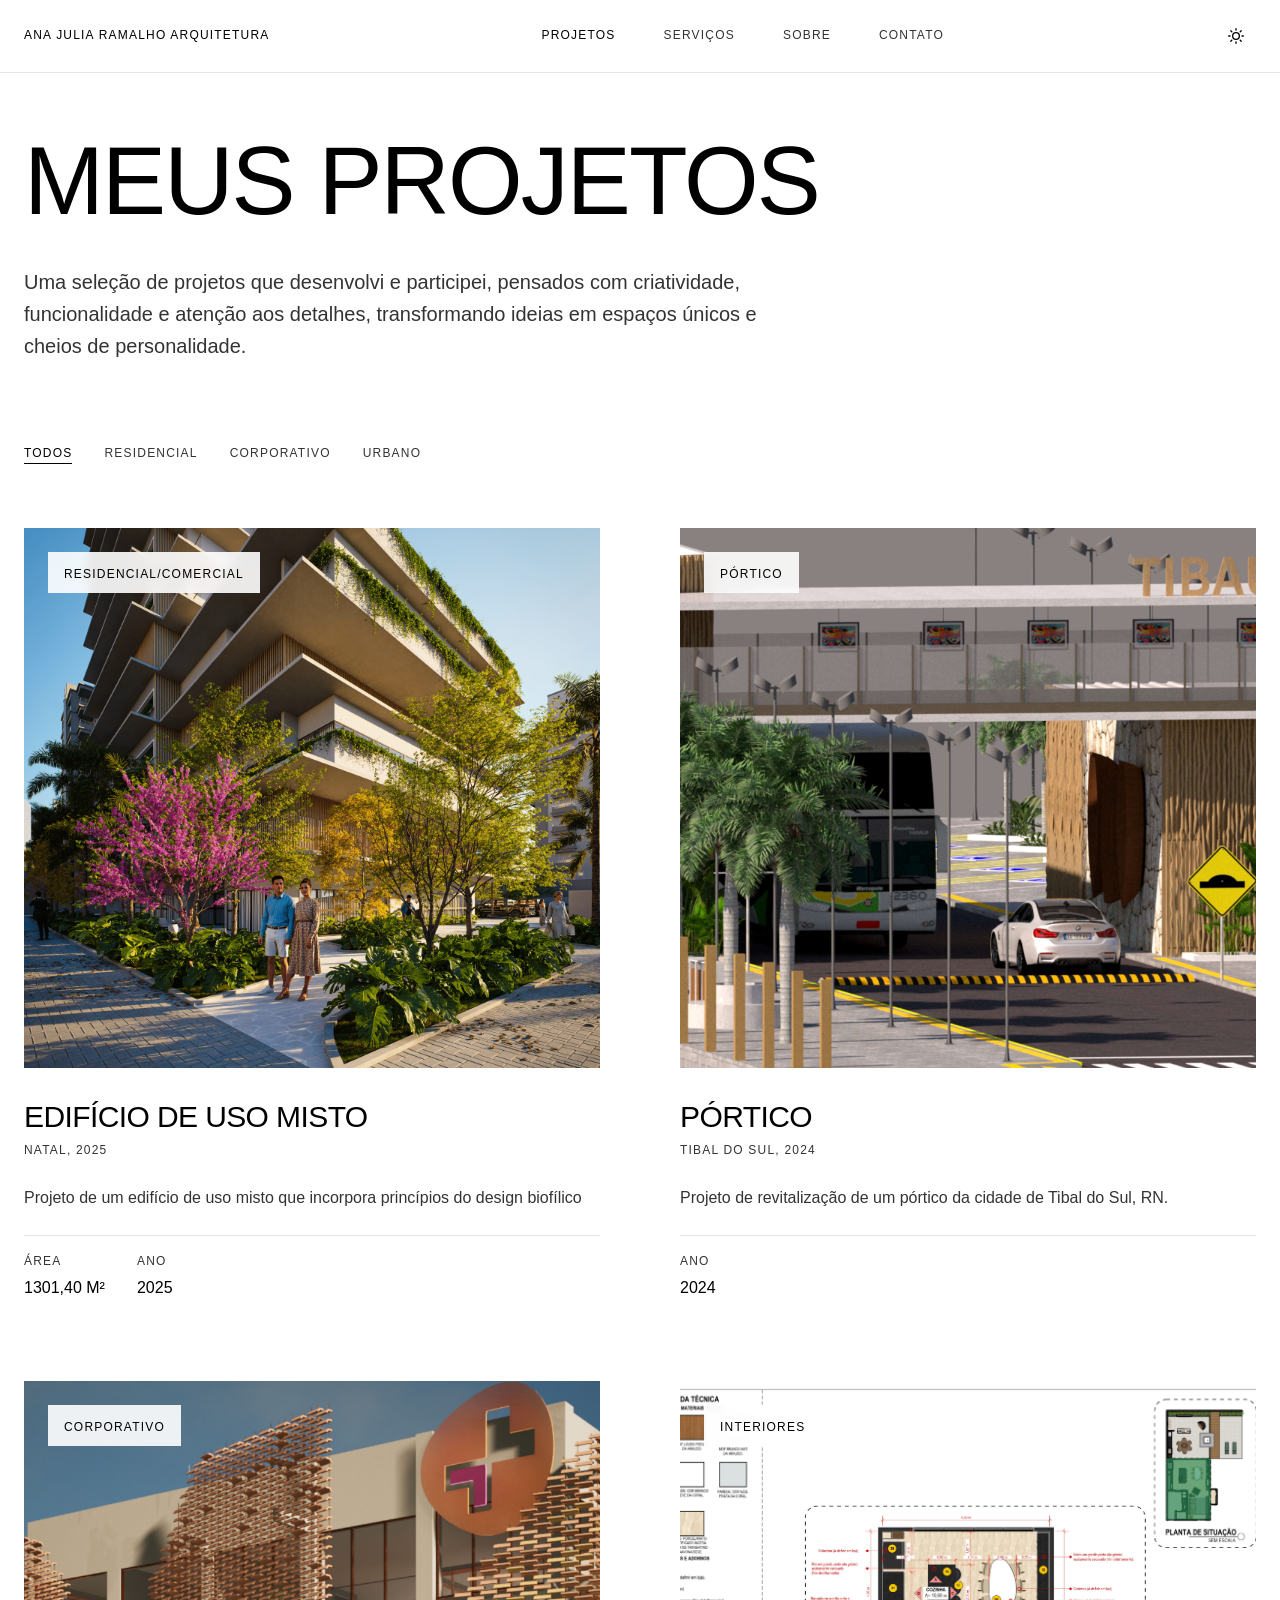
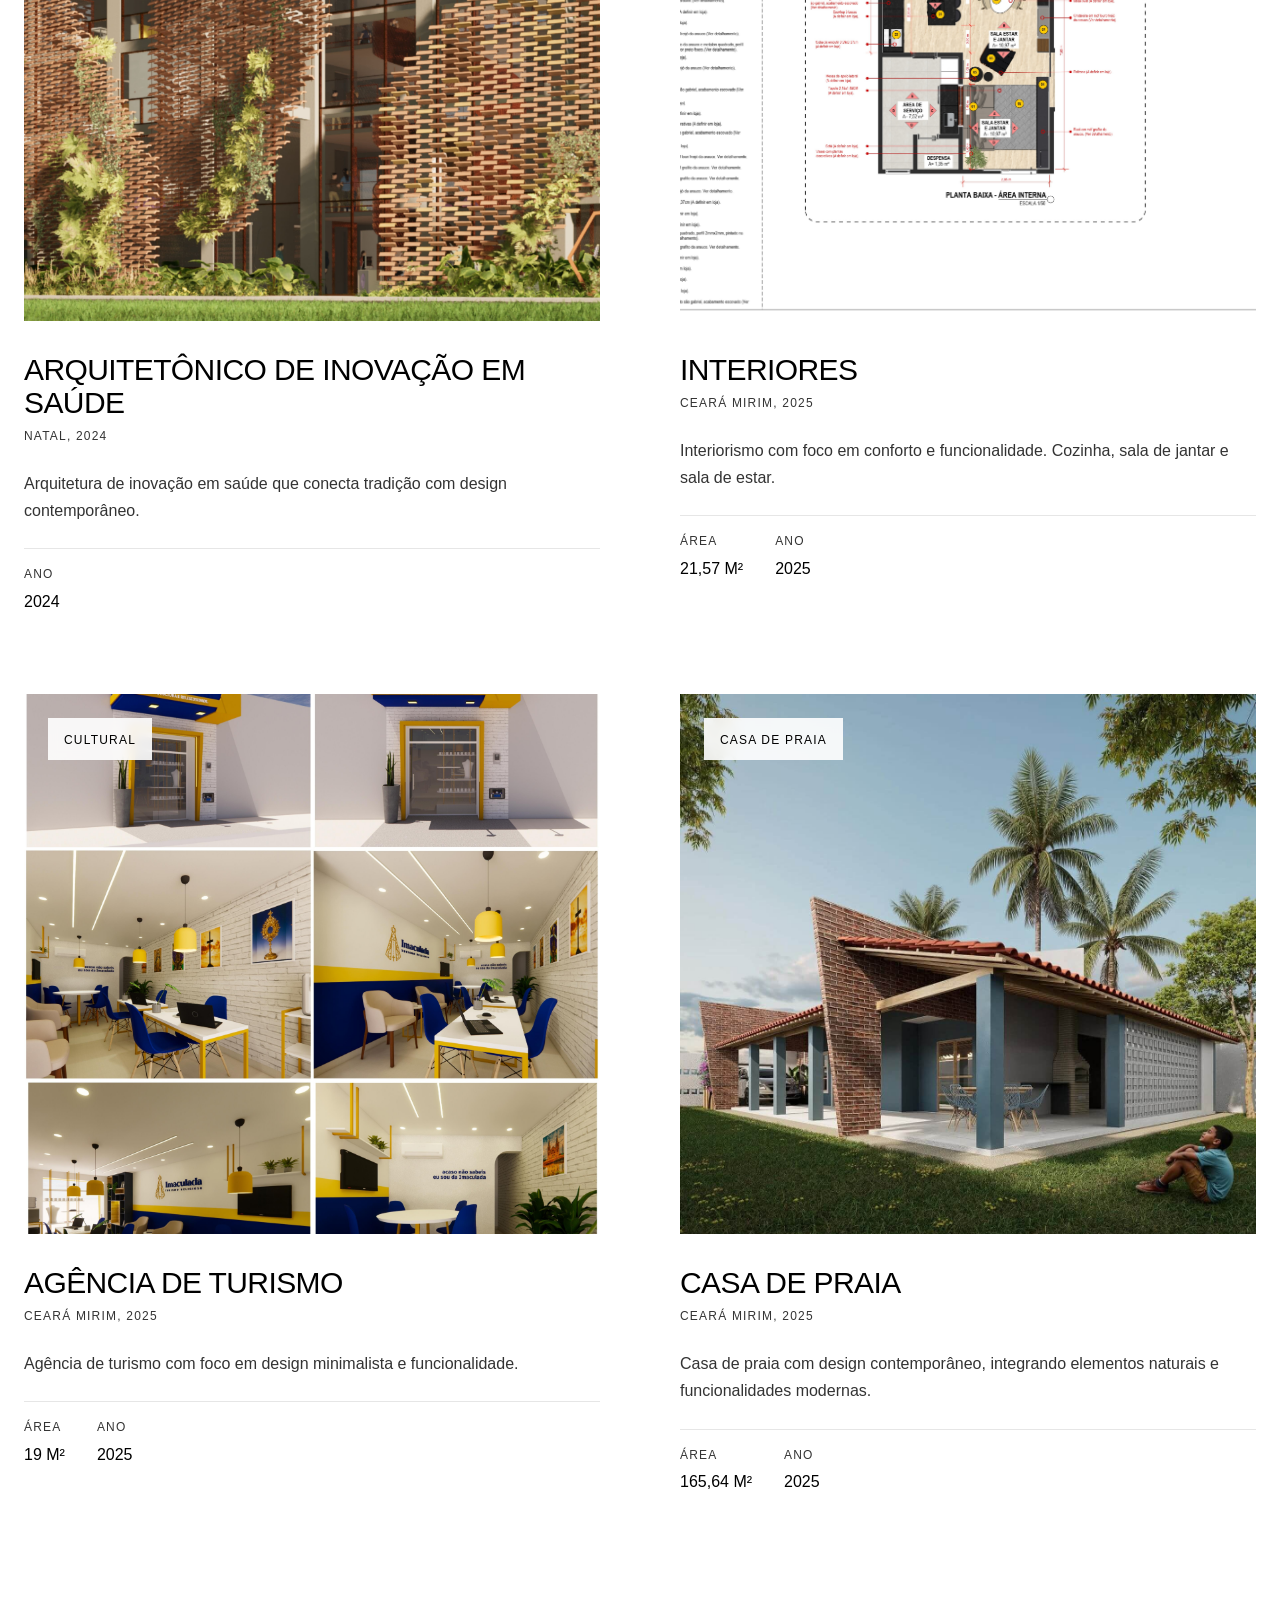
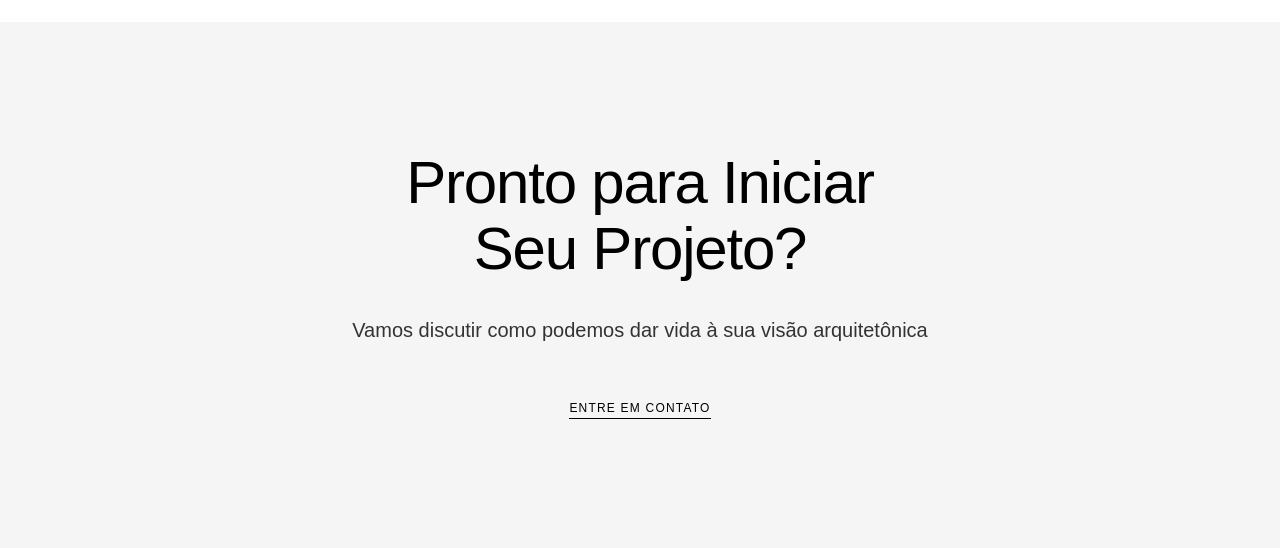
<file: work.html>
<!DOCTYPE html>
<html lang="pt-BR">
<head>
  <meta charset="UTF-8">
  <meta name="viewport" content="width=device-width, initial-scale=1.0">
    <link
    rel="icon"
    type="image/png"
    sizes="16x16"
    href="assets/faviconAJ.png"
  />
  <title>Meus Projetos - Ana Julia Ramalho Arquitetura</title>
  <meta name="description" content="Uma seleção curada dos nossos projetos arquitetônicos, cada um contando uma história única por meio de design cuidadoso.">
  <link rel="stylesheet" href="css/styles.css">
  <script src="js/projects-data.js"></script>
  <script src="js/main.js" defer></script>
</head>
<body>
  <div class="min-h-screen" style="background-color: var(--background);">

    <!-- Navigation -->
    <nav class="nav">
      <div class="nav-inner">
        <a href="index.html" class="nav-logo">Ana Julia Ramalho Arquitetura</a>
        <div class="nav-links">
          <a href="work.html" class="nav-link active">PROJETOS</a>
          <a href="services.html" class="nav-link">SERVIÇOS</a>
          <a href="about.html" class="nav-link">SOBRE</a>
          <a href="contact.html" class="nav-link">CONTATO</a>
        </div>
        <div class="nav-actions">
          <button class="theme-toggle" aria-label="Toggle theme">
            <svg class="icon-sun" xmlns="http://www.w3.org/2000/svg" width="16" height="16" viewBox="0 0 24 24" fill="none" stroke="currentColor" stroke-width="2" stroke-linecap="round" stroke-linejoin="round"><circle cx="12" cy="12" r="5"/><line x1="12" y1="1" x2="12" y2="3"/><line x1="12" y1="21" x2="12" y2="23"/><line x1="4.22" y1="4.22" x2="5.64" y2="5.64"/><line x1="18.36" y1="18.36" x2="19.78" y2="19.78"/><line x1="1" y1="12" x2="3" y2="12"/><line x1="21" y1="12" x2="23" y2="12"/><line x1="4.22" y1="19.78" x2="5.64" y2="18.36"/><line x1="18.36" y1="5.64" x2="19.78" y2="4.22"/></svg>
            <svg class="icon-moon" xmlns="http://www.w3.org/2000/svg" width="16" height="16" viewBox="0 0 24 24" fill="none" stroke="currentColor" stroke-width="2" stroke-linecap="round" stroke-linejoin="round"><path d="M21 12.79A9 9 0 1 1 11.21 3 7 7 0 0 0 21 12.79z"/></svg>
          </button>
        </div>
        <button class="mobile-menu-btn" id="mobile-menu-btn" aria-label="Toggle menu">&#9776;</button>
      </div>
      <div class="mobile-menu" id="mobile-menu">
        <a href="work.html">PROJETOS</a>
        <a href="services.html">SERVIÇOS</a>
        <a href="about.html">SOBRE</a>
        <a href="blog.html">BLOG</a>
        <a href="contact.html">CONTATO</a>
        <div class="mobile-theme-toggle">
          <button class="theme-toggle" aria-label="Toggle theme">
            <svg class="icon-sun" xmlns="http://www.w3.org/2000/svg" width="16" height="16" viewBox="0 0 24 24" fill="none" stroke="currentColor" stroke-width="2" stroke-linecap="round" stroke-linejoin="round"><circle cx="12" cy="12" r="5"/><line x1="12" y1="1" x2="12" y2="3"/><line x1="12" y1="21" x2="12" y2="23"/><line x1="4.22" y1="4.22" x2="5.64" y2="5.64"/><line x1="18.36" y1="18.36" x2="19.78" y2="19.78"/><line x1="1" y1="12" x2="3" y2="12"/><line x1="21" y1="12" x2="23" y2="12"/><line x1="4.22" y1="19.78" x2="5.64" y2="18.36"/><line x1="18.36" y1="5.64" x2="19.78" y2="4.22"/></svg>
            <svg class="icon-moon" xmlns="http://www.w3.org/2000/svg" width="16" height="16" viewBox="0 0 24 24" fill="none" stroke="currentColor" stroke-width="2" stroke-linecap="round" stroke-linejoin="round"><path d="M21 12.79A9 9 0 1 1 11.21 3 7 7 0 0 0 21 12.79z"/></svg>
          </button>
        </div>
      </div>
    </nav>

    <!-- Hero Section -->
    <section class="page-hero">
      <div class="container">
        <div class="max-w-7xl">
          <h1 class="page-hero-title text-architectural">MEUS PROJETOS</h1>
          <p class="page-hero-subtitle">
            Uma seleção de projetos que desenvolvi e participei, pensados com criatividade, funcionalidade e atenção aos detalhes, transformando ideias em espaços únicos e cheios de personalidade.
          </p>
        </div>
      </div>
    </section>

    <!-- Filter Categories -->
    <section>
      <div class="container">
        <div class="max-w-7xl">
          <div class="filter-bar">
            <button class="filter-btn active" data-filter="ALL">TODOS</button>
            <button class="filter-btn" data-filter="RESIDENTIAL">RESIDENCIAL</button>
            <button class="filter-btn" data-filter="CORPORATIVO">CORPORATIVO</button>
            <button class="filter-btn" data-filter="URBANO">URBANO</button>
          </div>
        </div>
      </div>
    </section>

    <!-- Projects Grid -->
    <section style="padding-bottom: 8rem;">
      <div class="container">
        <div class="max-w-7xl">
          <div class="projects-grid">
            <!--TCC-->
            <div class="project-card" data-category="CORPORATIVO">
              <a href="project.html?id=residencia-minimalista">
                <div class="project-card-img-wrapper">
                  <img src="assets/04.png" alt="Residência Minimalista" class="project-card-img">
                  <div class="project-card-overlay"></div>
                  <div class="project-card-badge"><span>RESIDENCIAL/COMERCIAL</span></div>
                </div>
              </a>
              <div>
                <h3 class="project-card-title text-architectural">EDIFÍCIO DE USO MISTO</h3>
                <p class="project-card-location">Natal, 2025</p>
                <p class="project-card-desc">Projeto de um edifício de uso misto que incorpora princípios do design biofílico</p>
                <div class="project-card-meta">
                  <div>
                    <p class="project-card-meta-label">ÁREA</p>
                    <p class="project-card-meta-value">1301,40 M²</p>
                  </div>
                  <div>
                    <p class="project-card-meta-label">ANO</p>
                    <p class="project-card-meta-value">2025</p>
                  </div>
                </div>
              </div>
            </div>
            <!--PÓRTICO-->
            <div class="project-card" data-category="URBANO">
              <a href="project.html?id=sede-corporativa">
                <div class="project-card-img-wrapper">
                  <img src="assets/2.jpg" alt="Sede Corporativa" class="project-card-img">
                  <div class="project-card-overlay"></div>
                  <div class="project-card-badge"><span>PÓRTICO</span></div>
                </div>
              </a>
              <div>
                <h3 class="project-card-title text-architectural">PÓRTICO</h3>
                <p class="project-card-location">Tibal do Sul, 2024</p>
                <p class="project-card-desc">Projeto de revitalização de um pórtico da cidade de Tibal do Sul, RN.</p>
                <div class="project-card-meta">

                  <div>
                    <p class="project-card-meta-label">ANO</p>
                    <p class="project-card-meta-value">2024</p>
                  </div>
                </div>
              </div>
            </div>
            <!--LIGA-->
            <div class="project-card" data-category="CORPORATIVO">
              <a href="project.html?id=centro-cultural">
                <div class="project-card-img-wrapper">
                  <img src="assets/liga4.jpg" alt="Centro Cultural" class="project-card-img">
                  <div class="project-card-overlay"></div>
                  <div class="project-card-badge"><span>CORPORATIVO</span></div>
                </div>
              </a>
              <div>
                <h3 class="project-card-title text-architectural">ARQUITETÔNICO DE INOVAÇÃO EM SAÚDE</h3>
                <p class="project-card-location">NATAL, 2024</p>
                <p class="project-card-desc">Arquitetura de inovação em saúde que conecta tradição com design contemporâneo.</p>
                <div class="project-card-meta">
                  <div>
                    <p class="project-card-meta-label">ANO</p>
                    <p class="project-card-meta-value">2024</p>
                  </div>
                </div>
              </div>
            </div>
            <!--INTERIORES-->
            <div class="project-card" data-category="RESIDENTIAL">
              <a href="project.html?id=loft-urbano">
                <div class="project-card-img-wrapper">
                  <img src="assets/inte1.jpg" alt="Loft Urbano" class="project-card-img">
                  <div class="project-card-overlay"></div>
                  <div class="project-card-badge"><span>INTERIORES</span></div>
                </div>
              </a>
              <div>
                <h3 class="project-card-title text-architectural">INTERIORES</h3>
                <p class="project-card-location">Ceará Mirim, 2025</p>
                <p class="project-card-desc">Interiorismo com foco em conforto e funcionalidade. Cozinha, sala de jantar e sala de estar.</p>
                <div class="project-card-meta">
                  <div>
                    <p class="project-card-meta-label">ÁREA</p>
                    <p class="project-card-meta-value">21,57 M²</p>
                  </div>
                  <div>
                    <p class="project-card-meta-label">ANO</p>
                    <p class="project-card-meta-value">2025</p>
                  </div>
                </div>
              </div>
            </div>
            <!--ESPAÇO DE GALERIA-->
            <div class="project-card" data-category="CORPORATIVO">
              <a href="project.html?id=espaco-de-galeria">
                <div class="project-card-img-wrapper">
                  <img src="assets/agen5.jpg" alt="Espaço de Galeria" class="project-card-img">
                  <div class="project-card-overlay"></div>
                  <div class="project-card-badge"><span>CULTURAL</span></div>
                </div>
              </a>
              <div>
                <h3 class="project-card-title text-architectural">AGÊNCIA DE TURISMO</h3>
                <p class="project-card-location">Ceará Mirim, 2025</p>
                <p class="project-card-desc">Agência de turismo com foco em design minimalista e funcionalidade.</p>
                <div class="project-card-meta">
                  <div>
                    <p class="project-card-meta-label">ÁREA</p>
                    <p class="project-card-meta-value">19 M²</p>
                  </div>
                  <div>
                    <p class="project-card-meta-label">ANO</p>
                    <p class="project-card-meta-value">2025</p>
                  </div>
                </div>
              </div>
            </div>
            <!--praia-->
            <div class="project-card" data-category="RESIDENTIAL">
              <a href="project.html?id=hotel-boutique">
                <div class="project-card-img-wrapper">
                  <img src="assets/praia.jpeg" alt="Hotel Boutique" class="project-card-img">
                  <div class="project-card-overlay"></div>
                  <div class="project-card-badge"><span>CASA DE PRAIA</span></div>
                </div>
              </a>
              <div>
                <h3 class="project-card-title text-architectural">CASA DE PRAIA</h3>
                <p class="project-card-location">Ceará Mirim, 2025</p>
                <p class="project-card-desc">Casa de praia com design contemporâneo, integrando elementos naturais e funcionalidades modernas.</p>
                <div class="project-card-meta">
                  <div>
                    <p class="project-card-meta-label">ÁREA</p>
                    <p class="project-card-meta-value">165,64 M²</p>
                  </div>
                  <div>
                    <p class="project-card-meta-label">ANO</p>
                    <p class="project-card-meta-value">2025</p>
                  </div>
                </div>
              </div>
            </div>

          </div>
        </div>
      </div>
    </section>

    <!-- Call to Action -->
    <section class="cta-section">
      <div class="container">
        <div class="max-w-4xl" style="text-align: center;">
          <h2 class="cta-title text-architectural">
            Pronto para Iniciar<br>Seu Projeto?
          </h2>
          <p class="cta-text">Vamos discutir como podemos dar vida à sua visão arquitetônica</p>
          <a href="contact.html" class="cta-link">ENTRE EM CONTATO</a>
        </div>
      </div>
    </section>

  </div>
</body>
</html>
</file>
<file: css/styles.css>
/* ============================================
   ARCH STUDIO - Design System
   Minimal Architecture Portfolio
   ============================================ */

/* === CSS Reset === */
*, *::before, *::after {
  margin: 0;
  padding: 0;
  box-sizing: border-box;
}

/* === Tech Section === */
.tech-grid {
  display: flex;
  justify-content: center;
  gap: 2rem;
  flex-wrap: wrap;
}

.tech-card {
  display: flex;
  flex-direction: column;
  align-items: center;
  gap: 0.75rem;
  padding: 2rem 2.5rem;
  border-radius: 12px;
  background: rgba(0, 0, 0, 0.03);
  border: 1px solid rgba(0, 0, 0, 0.07);
  transition: transform 0.25s ease, box-shadow 0.25s ease, background 0.25s ease;
  cursor: default;
  min-width: 140px;
}

.tech-card:hover {
  transform: translateY(-5px);
  box-shadow: 0 12px 32px rgba(0, 0, 0, 0.1);
  background: rgba(0, 0, 0, 0.05);
}

.dark .tech-card {
  background: rgba(255, 255, 255, 0.04);
  border-color: rgba(255, 255, 255, 0.08);
}

.dark .tech-card:hover {
  background: rgba(255, 255, 255, 0.08);
  box-shadow: 0 12px 32px rgba(0, 0, 0, 0.4);
}

.tech-logo-wrap {
  width: 64px;
  height: 64px;
  display: flex;
  align-items: center;
  justify-content: center;
}

.tech-logo-wrap img {
  width: 64px;
  height: 64px;
  object-fit: contain;
}

.tech-name {
  font-size: 0.78rem;
  letter-spacing: 0.1em;
  text-transform: uppercase;
  opacity: 0.55;
  font-weight: 500;
  text-align: center;
}

@media (max-width: 480px) {
  .tech-card {
    padding: 1.5rem 1.75rem;
    min-width: 100px;
  }
}

/* === CSS Custom Properties (Light Theme) === */
:root {
  --background: #ffffff;
  --foreground: #000000;
  --card: #ffffff;
  --card-foreground: #000000;
  --primary: #000000;
  --primary-foreground: #ffffff;
  --secondary: #ffffff;
  --secondary-foreground: #000000;
  --muted: #f5f5f5;
  --muted-foreground: #333333;
  --accent: #f2f2f2;
  --accent-foreground: #000000;
  --border: #e6e6e6;
  --input: #f2f2f2;
  --ring: #000000;
  --gradient-overlay: linear-gradient(180deg, rgba(0,0,0,0.9), rgba(0,0,0,0.1));
  --shadow-architectural: 0 25px 50px -12px rgba(0,0,0,0.25);
  --shadow-elegant: 0 10px 30px -10px rgba(0,0,0,0.15);
  --transition-smooth: all 0.6s cubic-bezier(0.16, 1, 0.3, 1);
  --transition-fast: all 0.3s cubic-bezier(0.16, 1, 0.3, 1);
}

/* === Dark Theme === */
.dark {
  --background: #000000;
  --foreground: #ffffff;
  --card: #0d0d0d;
  --card-foreground: #ffffff;
  --primary: #ffffff;
  --primary-foreground: #000000;
  --secondary: #1a1a1a;
  --secondary-foreground: #ffffff;
  --muted: #1a1a1a;
  --muted-foreground: #999999;
  --accent: #262626;
  --accent-foreground: #ffffff;
  --border: #262626;
  --input: #1a1a1a;
  --ring: #ffffff;
}

/* === Base Styles === */
html {
  scroll-behavior: smooth;
  -webkit-font-smoothing: antialiased;
  -moz-osx-font-smoothing: grayscale;
}

body {
  font-family: -apple-system, BlinkMacSystemFont, 'Segoe UI', Roboto, 'Helvetica Neue', Arial, sans-serif;
  background-color: var(--background);
  color: var(--foreground);
  line-height: 1.6;
  transition: background-color 0.3s, color 0.3s;
}

a {
  color: inherit;
  text-decoration: none;
}

img {
  max-width: 100%;
  display: block;
}

address {
  font-style: normal;
}

button {
  cursor: pointer;
  border: none;
  background: none;
  font-family: inherit;
  color: inherit;
}

input {
  font-family: inherit;
}

/* === Typography === */
.text-architectural {
  letter-spacing: -0.02em;
  line-height: 1.1;
}

.text-minimal {
  letter-spacing: 0.1em;
  text-transform: uppercase;
  font-size: 0.75rem;
  font-weight: 500;
}

/* === Layout === */
.container {
  width: 100%;
  max-width: 1280px;
  margin: 0 auto;
  padding: 0 1.5rem;
}

.max-w-7xl {
  max-width: 80rem;
  margin: 0 auto;
}

.max-w-4xl {
  max-width: 56rem;
  margin: 0 auto;
}

.max-w-3xl {
  max-width: 48rem;
}

.max-w-2xl {
  max-width: 42rem;
  margin: 0 auto;
}

.max-w-lg {
  max-width: 32rem;
  margin: 0 auto;
}

.min-h-screen {
  min-height: 100vh;
}

/* === Navigation === */
.nav {
  position: fixed;
  top: 0;
  left: 0;
  right: 0;
  z-index: 50;
  background-color: rgba(255,255,255,0.8);
  backdrop-filter: blur(12px);
  -webkit-backdrop-filter: blur(12px);
  border-bottom: 1px solid var(--border);
  transition: background-color 0.3s;
}

.dark .nav {
  background-color: rgba(0,0,0,0.8);
}

.nav-inner {
  display: flex;
  align-items: center;
  justify-content: space-between;
  padding: 1rem 1.5rem;
  max-width: 1280px;
  margin: 0 auto;
}

.nav-logo {
  letter-spacing: 0.1em;
  text-transform: uppercase;
  font-size: 0.75rem;
  font-weight: 500;
  color: var(--foreground);
}

.nav-links {
  display: none;
  align-items: center;
  gap: 3rem;
}

.nav-link {
  letter-spacing: 0.1em;
  text-transform: uppercase;
  font-size: 0.75rem;
  font-weight: 500;
  color: var(--muted-foreground);
  transition: color 0.3s;
}

.nav-link:hover,
.nav-link.active {
  color: var(--foreground);
}

.nav-actions {
  display: none;
  align-items: center;
  gap: 1rem;
}

.theme-toggle {
  width: 2.5rem;
  height: 2.5rem;
  display: flex;
  align-items: center;
  justify-content: center;
  border-radius: 0.375rem;
  transition: background-color 0.3s;
  position: relative;
}

.theme-toggle:hover {
  background-color: var(--muted);
}

.theme-toggle .icon-sun,
.theme-toggle .icon-moon {
  width: 1rem;
  height: 1rem;
  transition: all 0.3s;
  position: absolute;
}

.theme-toggle .icon-sun {
  opacity: 1;
  transform: rotate(0deg) scale(1);
}

.theme-toggle .icon-moon {
  opacity: 0;
  transform: rotate(90deg) scale(0);
}

.dark .theme-toggle .icon-sun {
  opacity: 0;
  transform: rotate(-90deg) scale(0);
}

.dark .theme-toggle .icon-moon {
  opacity: 1;
  transform: rotate(0deg) scale(1);
}

.mobile-menu-btn {
  display: flex;
  align-items: center;
  justify-content: center;
  width: 2.5rem;
  height: 2.5rem;
  font-size: 1.25rem;
  color: var(--foreground);
}

.mobile-menu {
  display: none;
  background-color: var(--background);
  border-bottom: 1px solid var(--border);
  padding: 1.5rem;
}

.mobile-menu.open {
  display: block;
}

.mobile-menu a {
  display: block;
  letter-spacing: 0.1em;
  text-transform: uppercase;
  font-size: 0.75rem;
  font-weight: 500;
  color: var(--muted-foreground);
  padding: 0.5rem 0;
  transition: color 0.3s;
}

.mobile-menu a:hover {
  color: var(--foreground);
}

.mobile-menu .mobile-theme-toggle {
  padding-top: 1rem;
  margin-top: 1rem;
  border-top: 1px solid var(--border);
}

/* === Hero Section === */
.hero {
  position: relative;
  height: 100vh;
  display: flex;
  align-items: center;
  justify-content: center;
  overflow: hidden;
}

.hero-bg {
  position: absolute;
  inset: 0;
  background-size: cover;
  background-position: center;
  background-repeat: no-repeat;
}

.hero-overlay {
  position: absolute;
  inset: 0;
  background: var(--gradient-overlay);
}

.hero-content {
  position: relative;
  z-index: 10;
  text-align: center;
  max-width: 56rem;
  margin: 0 auto;
  padding: 0 1.5rem;
}

.hero-title {
  font-size: 3.75rem;
  font-weight: 300;
  color: #ffffff;
  letter-spacing: -0.02em;
  line-height: 1.1;
  margin-bottom: 2rem;
}

.h3o-subtitle {
  font-size: 1.75rem;
  font-weight: 700;
  color: #ffffff;
  letter-spacing: -0.02em;
  line-height: 1.1;
  margin-bottom: 2rem;
}

.hero-subtitle {
  font-size: 1.25rem;
  color: rgba(255,255,255,0.8);
  font-weight: 600;
  letter-spacing: 0.05em;
  max-width: 42rem;
  margin: 0 auto;
}

.hero-scroll {
  position: absolute;
  bottom: 2rem;
  left: 50%;
  transform: translateX(-50%);
}

.hero-scroll-line {
  width: 1px;
  height: 4rem;
  background: rgba(255,255,255,0.4);
}

.hero-scroll-text {
  letter-spacing: 0.1em;
  text-transform: uppercase;
  font-size: 0.75rem;
  font-weight: 500;
  color: rgba(255,255,255,0.6);
  margin-top: 1rem;
  transform: rotate(90deg);
  transform-origin: center;
}

/* === Sections === */
.section {
  padding: 8rem 0;
}

.section-muted {
  background-color: var(--muted);
}

.section-bg {
  background-color: var(--background);
}

.section-muted-light {
  background-color: rgba(245,245,245,0.2);
}

.dark .section-muted-light {
  background-color: rgba(26,26,26,0.2);
}

.section-header {
  margin-bottom: 5rem;
}

.section-label {
  letter-spacing: 0.1em;
  text-transform: uppercase;
  font-size: 0.75rem;
  font-weight: 500;
  color: var(--muted-foreground);
  margin-bottom: 1rem;
}

.section-title {
  font-size: 2.5rem;
  font-weight: 300;
  letter-spacing: -0.02em;
  line-height: 1.1;
}

/* === Page Hero (for inner pages) === */
.page-hero {
  padding-top: 8rem;
  padding-bottom: 5rem;
}

.page-hero-title {
  font-size: 3.75rem;
  font-weight: 300;
  letter-spacing: -0.02em;
  line-height: 1.1;
  margin-bottom: 2rem;
}

.page-hero-subtitle {
  font-size: 1.25rem;
  color: var(--muted-foreground);
  max-width: 48rem;
}

/* === Services Grid === */
.services-grid {
  display: grid;
  grid-template-columns: 1fr;
  gap: 2.5rem 5rem;
}

.service-item {
  display: flex;
  align-items: flex-start;
  gap: 1.5rem;
}

.service-item:hover .service-title {
  color: var(--muted-foreground);
}

.service-number {
  letter-spacing: 0.1em;
  text-transform: uppercase;
  font-size: 0.75rem;
  font-weight: 500;
  color: var(--muted-foreground);
}

.service-title {
  font-size: 1.5rem;
  font-weight: 300;
  letter-spacing: -0.02em;
  line-height: 1.1;
  margin-bottom: 1rem;
  transition: color 0.5s;
}

.service-desc {
  color: var(--muted-foreground);
  line-height: 1.7;
}

/* === About Section === */
.about-grid {
  display: grid;
  grid-template-columns: 1fr;
  gap: 5rem;
  align-items: start;
}

.about-text p {
  font-size: 1.125rem;
  color: var(--muted-foreground);
  line-height: 1.7;
  margin-bottom: 2rem;
}

.about-text p:last-child {
  margin-bottom: 0;
}

.approach-item {
  border-left: 2px solid var(--foreground);
  padding-left: 1.5rem;
  margin-bottom: 1.5rem;
}

.approach-item h5 {
  font-size: 1.125rem;
  font-weight: 500;
  margin-bottom: 0.5rem;
}

.approach-item p {
  color: var(--muted-foreground);
}

.stats-grid {
  display: grid;
  grid-template-columns: 1fr 1fr;
  gap: 2rem;
  padding-top: 2rem;
  margin-top: 3rem;
  border-top: 1px solid var(--border);
}

.stat-label {
  letter-spacing: 0.1em;
  text-transform: uppercase;
  font-size: 0.75rem;
  font-weight: 500;
  color: var(--muted-foreground);
  margin-bottom: 0.5rem;
}

.stat-value {
  font-size: 1.25rem;
}

/* === Portfolio Section (Home) === */
.portfolio-list {
  display: flex;
  flex-direction: column;
  gap: 8rem;
}

.portfolio-item {
  cursor: pointer;
}

.portfolio-item:hover .portfolio-img {
  transform: scale(1.05);
}

.portfolio-item:hover .portfolio-overlay {
  opacity: 1;
}

.portfolio-img-wrapper {
  position: relative;
  overflow: hidden;
}

/* === Portfolio Carousel === */
.portfolio-carousel {
  position: relative;
  overflow: hidden;
}

.carousel-track {
  display: flex;
  transition: transform 0.6s cubic-bezier(0.16, 1, 0.3, 1);
  will-change: transform;
}

.carousel-track .portfolio-img {
  min-width: 100%;
  flex-shrink: 0;
}

.carousel-btn {
  position: absolute;
  top: 50%;
  transform: translateY(-50%);
  z-index: 10;
  width: 3rem;
  height: 3rem;
  display: flex;
  align-items: center;
  justify-content: center;
  background: rgba(255, 255, 255, 0.85);
  backdrop-filter: blur(4px);
  color: #000;
  font-size: 1.1rem;
  cursor: pointer;
  opacity: 0;
  transition: opacity 0.3s, background-color 0.3s;
}

.dark .carousel-btn {
  background: rgba(0, 0, 0, 0.85);
  color: #fff;
}

.carousel-btn:hover {
  background: rgba(255, 255, 255, 1);
}

.dark .carousel-btn:hover {
  background: rgba(0, 0, 0, 1);
}

.portfolio-img-wrapper:hover .carousel-btn {
  opacity: 1;
}

.carousel-btn-prev {
  left: 1rem;
}

.carousel-btn-next {
  right: 1rem;
}

.carousel-dots {
  position: absolute;
  bottom: 1.25rem;
  left: 50%;
  transform: translateX(-50%);
  display: flex;
  gap: 0.5rem;
  z-index: 10;
  opacity: 0;
  transition: opacity 0.3s;
}

.portfolio-img-wrapper:hover .carousel-dots {
  opacity: 1;
}

.carousel-dot {
  width: 8px;
  height: 8px;
  border-radius: 50%;
  background: rgba(255, 255, 255, 0.5);
  border: none;
  cursor: pointer;
  padding: 0;
  transition: background 0.3s, transform 0.3s;
}

.carousel-dot:hover {
  background: rgba(255, 255, 255, 0.8);
}

.carousel-dot.active {
  background: #ffffff;
  transform: scale(1.25);
}

.dark .carousel-dot {
  background: rgba(255, 255, 255, 0.4);
}

.dark .carousel-dot:hover {
  background: rgba(255, 255, 255, 0.7);
}

.dark .carousel-dot.active {
  background: #ffffff;
}

/* Hide controls when only 1 image */
.carousel-single .carousel-btn,
.carousel-single .carousel-dots {
  display: none;
}

.portfolio-img {
  width: 100%;
  height: 70vh;
  object-fit: cover;
  transition: transform 0.7s;
}

.portfolio-overlay {
  position: absolute;
  inset: 0;
  background: rgba(0,0,0,0.2);
  opacity: 0;
  transition: opacity 0.5s;
}

.portfolio-info {
  margin-top: 2rem;
  display: grid;
  grid-template-columns: 1fr;
  gap: 2rem;
}

.portfolio-title {
  font-size: 1.5rem;
  font-weight: 300;
  letter-spacing: -0.02em;
  line-height: 1.1;
  margin-bottom: 0.5rem;
}

.portfolio-location {
  letter-spacing: 0.1em;
  text-transform: uppercase;
  font-size: 0.75rem;
  font-weight: 500;
  color: var(--muted-foreground);
}

.portfolio-desc {
  color: var(--muted-foreground);
  line-height: 1.7;
}

/* === Filter Categories === */
.filter-bar {
  display: flex;
  flex-wrap: wrap;
  gap: 2rem;
  justify-content: center;
  padding-bottom: 4rem;
}

.filter-btn {
  letter-spacing: 0.1em;
  text-transform: uppercase;
  font-size: 0.75rem;
  font-weight: 500;
  color: var(--muted-foreground);
  transition: color 0.3s;
  position: relative;
  padding: 0.25rem 0;
}

.filter-btn::after {
  content: '';
  position: absolute;
  bottom: 0;
  left: 0;
  width: 100%;
  height: 1px;
  background: var(--foreground);
  transform: scaleX(0);
  transform-origin: left;
  transition: transform 0.3s;
}

.filter-btn:hover {
  color: var(--foreground);
}

.filter-btn:hover::after {
  transform: scaleX(1);
}

.filter-btn.active {
  color: var(--foreground);
}

.filter-btn.active::after {
  transform: scaleX(1);
}

/* === Work/Projects Grid === */
.projects-grid {
  display: grid;
  grid-template-columns: 1fr;
  gap: 4rem;
}

.project-card {
  cursor: pointer;
}

.project-card:hover .project-card-img {
  transform: scale(1.05);
}

.project-card:hover .project-card-overlay {
  opacity: 1;
}

.project-card:hover .project-card-title {
  color: var(--muted-foreground);
}

.project-card-img-wrapper {
  position: relative;
  overflow: hidden;
  margin-bottom: 2rem;
}

.project-card-img {
  width: 100%;
  height: 60vh;
  object-fit: cover;
  transition: transform 0.7s;
}

.project-card-overlay {
  position: absolute;
  inset: 0;
  background: rgba(0,0,0,0.2);
  opacity: 0;
  transition: opacity 0.5s;
}

.project-card-badge {
  position: absolute;
  top: 1.5rem;
  left: 1.5rem;
  background: rgba(255,255,255,0.9);
  backdrop-filter: blur(4px);
  padding: 0.5rem 1rem;
}

.dark .project-card-badge {
  background: rgba(0,0,0,0.9);
}

.project-card-badge span {
  letter-spacing: 0.1em;
  text-transform: uppercase;
  font-size: 0.75rem;
  font-weight: 500;
  color: var(--foreground);
}

.project-card-title {
  font-size: 1.5rem;
  font-weight: 300;
  letter-spacing: -0.02em;
  line-height: 1.1;
  margin-bottom: 0.5rem;
  transition: color 0.5s;
}

.project-card-location {
  letter-spacing: 0.1em;
  text-transform: uppercase;
  font-size: 0.75rem;
  font-weight: 500;
  color: var(--muted-foreground);
}

.project-card-desc {
  color: var(--muted-foreground);
  line-height: 1.7;
  margin-top: 1.5rem;
}

.project-card-meta {
  display: flex;
  gap: 2rem;
  padding-top: 1rem;
  margin-top: 1.5rem;
  border-top: 1px solid var(--border);
}

.project-card-meta-label {
  letter-spacing: 0.1em;
  text-transform: uppercase;
  font-size: 0.75rem;
  font-weight: 500;
  color: var(--muted-foreground);
  margin-bottom: 0.25rem;
}

.project-card-meta-value {
  color: var(--foreground);
}

/* === CTA Section === */
.cta-section {
  padding: 8rem 0;
  background-color: var(--muted);
  text-align: center;
}

.cta-title {
  font-size: 2.5rem;
  font-weight: 300;
  letter-spacing: -0.02em;
  line-height: 1.1;
  margin-bottom: 2rem;
}

.cta-text {
  font-size: 1.25rem;
  color: var(--muted-foreground);
  margin-bottom: 3rem;
}

.cta-link {
  letter-spacing: 0.1em;
  text-transform: uppercase;
  font-size: 0.75rem;
  font-weight: 500;
  color: var(--foreground);
  transition: color 0.3s;
  position: relative;
  display: inline-block;
}

.cta-link::after {
  content: '';
  position: absolute;
  bottom: 0;
  left: 0;
  width: 100%;
  height: 1px;
  background: var(--foreground);
  transition: background 0.3s;
}

.cta-link:hover {
  color: var(--muted-foreground);
}

.cta-link:hover::after {
  background: var(--muted-foreground);
}

/* === Contact Section === */
.contact-grid {
  display: grid;
  grid-template-columns: 1fr;
  gap: 5rem;
}

.contact-info-group {
  margin-bottom: 2rem;
}

.contact-label {
  letter-spacing: 0.1em;
  text-transform: uppercase;
  font-size: 0.75rem;
  font-weight: 500;
  color: var(--muted-foreground);
  margin-bottom: 0.5rem;
}

.contact-value {
  font-size: 1.25rem;
  transition: color 0.3s;
}

.contact-value:hover {
  color: var(--muted-foreground);
}

.social-links a {
  display: block;
  font-size: 1.25rem;
  padding: 0.5rem 0;
  transition: color 0.3s;
}

.social-links a:hover {
  color: var(--muted-foreground);
}

.contact-description {
  padding-top: 3rem;
  border-top: 1px solid var(--border);
  color: var(--muted-foreground);
}

/* === Blog Grid === */
.blog-grid {
  display: grid;
  grid-template-columns: 1fr;
  gap: 3rem;
}

.blog-card {
  display: block;
}

.blog-card:hover .blog-card-img {
  transform: scale(1.05);
}

.blog-card:hover .blog-card-overlay {
  opacity: 1;
}

.blog-card:hover .blog-card-title {
  color: var(--muted-foreground);
}

.blog-card:hover .blog-read-more {
  text-decoration: underline;
}

.blog-card-img-wrapper {
  position: relative;
  overflow: hidden;
  margin-bottom: 1.5rem;
}

.blog-card-img {
  width: 100%;
  height: 16rem;
  object-fit: cover;
  transition: transform 0.7s;
}

.blog-card-overlay {
  position: absolute;
  inset: 0;
  background: rgba(0,0,0,0.2);
  opacity: 0;
  transition: opacity 0.5s;
}

.blog-card-category {
  position: absolute;
  top: 1rem;
  left: 1rem;
  background: rgba(255,255,255,0.9);
  backdrop-filter: blur(4px);
  padding: 0.25rem 0.75rem;
  font-size: 0.75rem;
  font-weight: 500;
  color: var(--foreground);
}

.dark .blog-card-category {
  background: rgba(0,0,0,0.9);
}

.blog-card-meta {
  display: flex;
  align-items: center;
  gap: 1rem;
  font-size: 0.75rem;
  color: var(--muted-foreground);
  margin-bottom: 1rem;
}

.blog-card-meta .dot {
  opacity: 0.5;
}

.blog-card-title {
  font-size: 1.25rem;
  font-weight: 300;
  letter-spacing: -0.02em;
  line-height: 1.1;
  margin-bottom: 1rem;
  transition: color 0.5s;
}

.blog-card-excerpt {
  color: var(--muted-foreground);
  line-height: 1.7;
  display: -webkit-box;
  -webkit-line-clamp: 3;
  -webkit-box-orient: vertical;
  overflow: hidden;
  margin-bottom: 1rem;
}

.blog-read-more {
  letter-spacing: 0.1em;
  text-transform: uppercase;
  font-size: 0.75rem;
  font-weight: 500;
  color: var(--foreground);
  transition: color 0.3s;
}

/* === Newsletter Section === */
.newsletter-form {
  display: flex;
  flex-direction: column;
  gap: 1rem;
  max-width: 32rem;
  margin: 0 auto;
}

.newsletter-input {
  flex: 1;
  padding: 1rem 1.5rem;
  background: var(--background);
  border: 1px solid var(--border);
  color: var(--foreground);
  font-size: 1rem;
  outline: none;
  transition: border-color 0.3s;
}

.newsletter-input::placeholder {
  color: var(--muted-foreground);
}

.newsletter-input:focus {
  border-color: var(--foreground);
}

.newsletter-btn {
  padding: 1rem 2rem;
  background: var(--foreground);
  color: var(--background);
  letter-spacing: 0.1em;
  text-transform: uppercase;
  font-size: 0.75rem;
  font-weight: 500;
  transition: background-color 0.3s;
}

.newsletter-btn:hover {
  background: var(--muted-foreground);
}

/* === Blog Post Page === */
.blog-post-back {
  display: inline-block;
  letter-spacing: 0.1em;
  text-transform: uppercase;
  font-size: 0.75rem;
  font-weight: 500;
  color: var(--muted-foreground);
  transition: color 0.3s;
  margin-bottom: 3rem;
}

.blog-post-back:hover {
  color: var(--foreground);
}

.blog-post-category-badge {
  display: inline-block;
  background: var(--muted);
  padding: 0.25rem 0.75rem;
  letter-spacing: 0.1em;
  text-transform: uppercase;
  font-size: 0.75rem;
  font-weight: 500;
  color: var(--foreground);
  margin-right: 1rem;
}

.blog-post-meta {
  display: flex;
  align-items: center;
  gap: 1rem;
  letter-spacing: 0.1em;
  text-transform: uppercase;
  font-size: 0.75rem;
  font-weight: 500;
  color: var(--muted-foreground);
  margin-bottom: 1.5rem;
  flex-wrap: wrap;
}

.blog-post-title {
  font-size: 2.5rem;
  font-weight: 300;
  letter-spacing: -0.02em;
  line-height: 1.1;
  margin-bottom: 1.5rem;
}

.blog-post-excerpt {
  font-size: 1.25rem;
  color: var(--muted-foreground);
  line-height: 1.7;
  margin-bottom: 2rem;
}

.blog-post-featured-img {
  width: 100%;
  height: 24rem;
  object-fit: cover;
  margin-bottom: 3rem;
  overflow: hidden;
}

.blog-post-featured-img img {
  width: 100%;
  height: 100%;
  object-fit: cover;
  transition: transform 0.7s;
}

.blog-post-featured-img:hover img {
  transform: scale(1.05);
}

/* Blog Post Content */
.blog-post-content {
  color: var(--muted-foreground);
  line-height: 1.7;
}

.blog-post-content h1 {
  font-size: 2rem;
  font-weight: 300;
  letter-spacing: -0.02em;
  line-height: 1.1;
  color: var(--foreground);
  margin-top: 3rem;
  margin-bottom: 2rem;
}

.blog-post-content h2 {
  font-size: 1.5rem;
  font-weight: 300;
  letter-spacing: -0.02em;
  line-height: 1.1;
  color: var(--foreground);
  margin-top: 2.5rem;
  margin-bottom: 1.5rem;
}

.blog-post-content h3 {
  font-size: 1.25rem;
  font-weight: 500;
  color: var(--foreground);
  margin-top: 2rem;
  margin-bottom: 1rem;
}

.blog-post-content p {
  margin-bottom: 1rem;
}

.blog-post-content li {
  margin-left: 1.5rem;
  margin-bottom: 0.5rem;
}

.blog-post-content li strong {
  color: var(--foreground);
}

/* Author Info */
.author-info {
  margin-top: 4rem;
  padding-top: 2rem;
  border-top: 1px solid var(--border);
  display: flex;
  align-items: center;
  gap: 1rem;
}

.author-avatar {
  width: 4rem;
  height: 4rem;
  background: var(--muted);
  border-radius: 50%;
}

.author-name {
  font-size: 1.125rem;
  font-weight: 500;
  color: var(--foreground);
}

.author-role {
  color: var(--muted-foreground);
}

/* Related Posts */
.related-posts {
  margin-top: 5rem;
}

.related-posts-title {
  font-size: 1.5rem;
  font-weight: 300;
  letter-spacing: -0.02em;
  line-height: 1.1;
  margin-bottom: 2rem;
}

.related-posts-grid {
  display: grid;
  grid-template-columns: 1fr;
  gap: 2rem;
}

.related-post-card {
  display: block;
}

.related-post-card:hover .related-post-img {
  transform: scale(1.05);
}

.related-post-card:hover .related-post-title {
  color: var(--muted-foreground);
}

.related-post-img-wrapper {
  overflow: hidden;
  margin-bottom: 1rem;
  height: 12rem;
}

.related-post-img {
  width: 100%;
  height: 100%;
  object-fit: cover;
  transition: transform 0.7s;
}

.related-post-title {
  font-size: 1.125rem;
  font-weight: 300;
  letter-spacing: -0.02em;
  line-height: 1.1;
  margin-bottom: 0.5rem;
  transition: color 0.3s;
}

.related-post-meta {
  letter-spacing: 0.1em;
  text-transform: uppercase;
  font-size: 0.75rem;
  font-weight: 500;
  color: var(--muted-foreground);
}

/* === 404 Page === */
.not-found {
  display: flex;
  min-height: 100vh;
  align-items: center;
  justify-content: center;
  text-align: center;
}

.not-found h1 {
  font-size: 2.5rem;
  font-weight: 700;
  margin-bottom: 1rem;
}

.not-found p {
  font-size: 1.25rem;
  color: var(--muted-foreground);
  margin-bottom: 1rem;
}

.not-found a {
  color: var(--foreground);
  text-decoration: underline;
  transition: color 0.3s;
}

.not-found a:hover {
  color: var(--muted-foreground);
}

/* === Animations === */
.reveal {
  opacity: 0;
  transform: translateY(2rem);
  animation: reveal 1.2s cubic-bezier(0.16, 1, 0.3, 1) forwards;
}

.reveal-delayed {
  opacity: 0;
  transform: translateY(2rem);
  animation: reveal 1.2s cubic-bezier(0.16, 1, 0.3, 1) 0.3s forwards;
}

@keyframes reveal {
  to {
    opacity: 1;
    transform: translateY(0);
  }
}

/* === Responsive Styles === */
@media (min-width: 768px) {
  .nav-links {
    display: flex;
  }

  .nav-actions {
    display: flex;
  }

  .mobile-menu-btn {
    display: none;
  }

  .filter-bar {
    justify-content: flex-start;
  }

  .services-grid {
    grid-template-columns: 1fr 1fr;
  }

  .about-grid {
    grid-template-columns: 1fr 1fr;
  }

  .portfolio-info {
    grid-template-columns: 1fr 2fr;
  }

  .projects-grid {
    grid-template-columns: 1fr 1fr;
    gap: 4rem 5rem;
  }

  .contact-grid {
    grid-template-columns: 1fr 1fr;
  }

  .blog-grid {
    grid-template-columns: 1fr 1fr;
    gap: 3rem 4rem;
  }

  .related-posts-grid {
    grid-template-columns: 1fr 1fr;
  }

  .newsletter-form {
    flex-direction: row;
  }

  .section-title {
    font-size: 3.75rem;
  }

  .page-hero-title {
    font-size: 6rem;
  }

  .hero-title {
    font-size: 6rem;
  }

  .cta-title {
    font-size: 3.75rem;
  }

  .blog-post-title {
    font-size: 3.75rem;
  }

  .blog-post-content h1 {
    font-size: 2.5rem;
  }

  .blog-post-content h2 {
    font-size: 1.875rem;
  }

  .blog-post-content h3 {
    font-size: 1.5rem;
  }

  .project-card-title {
    font-size: 1.875rem;
  }

  .blog-card-title {
    font-size: 1.5rem;
  }
}

@media (min-width: 1024px) {
  .hero-title {
    font-size: 8rem;
  }

  .blog-grid {
    grid-template-columns: 1fr 1fr 1fr;
  }

  .projects-grid {
    gap: 5rem;
  }
}

/* === Utility: sr-only (screen reader only) === */
.sr-only {
  position: absolute;
  width: 1px;
  height: 1px;
  padding: 0;
  margin: -1px;
  overflow: hidden;
  clip: rect(0,0,0,0);
  white-space: nowrap;
  border-width: 0;
}


/* ============================================
   ADICIONE ESTE BLOCO AO FINAL DO styles.css
   ============================================ */

/* === Project Detail Page === */

/* Hero da página de projeto — imagem de capa fullscreen */
.project-hero {
  position: relative;
  height: 90vh;
  overflow: hidden;
}

.project-hero-img {
  width: 100%;
  height: 100%;
  object-fit: cover;
  transition: transform 0.7s cubic-bezier(0.16, 1, 0.3, 1);
}

.project-hero:hover .project-hero-img {
  transform: scale(1.03);
}

.project-hero-overlay {
  position: absolute;
  inset: 0;
  background: linear-gradient(to top, rgba(0,0,0,0.7) 0%, rgba(0,0,0,0.1) 50%, transparent 100%);
}

.project-hero-info {
  position: absolute;
  bottom: 3rem;
  left: 0;
  right: 0;
  padding: 0 1.5rem;
  max-width: 1280px;
  margin: 0 auto;
}

.project-hero-category {
  display: inline-block;
  background: rgba(255,255,255,0.15);
  backdrop-filter: blur(8px);
  -webkit-backdrop-filter: blur(8px);
  border: 1px solid rgba(255,255,255,0.25);
  padding: 0.4rem 1rem;
  letter-spacing: 0.15em;
  text-transform: uppercase;
  font-size: 0.7rem;
  font-weight: 500;
  color: rgba(255,255,255,0.9);
  margin-bottom: 1.25rem;
}

.project-hero-title {
  font-size: 3rem;
  font-weight: 300;
  letter-spacing: -0.02em;
  line-height: 1.05;
  color: #ffffff;
  margin-bottom: 0.75rem;
}

.project-hero-location {
  letter-spacing: 0.12em;
  text-transform: uppercase;
  font-size: 0.75rem;
  font-weight: 500;
  color: rgba(255,255,255,0.65);
}

/* Breadcrumb / Botão Voltar */
.project-back {
  display: inline-flex;
  align-items: center;
  gap: 0.5rem;
  letter-spacing: 0.1em;
  text-transform: uppercase;
  font-size: 0.75rem;
  font-weight: 500;
  color: var(--muted-foreground);
  transition: color 0.3s;
  margin-bottom: 3rem;
  padding: 0 1.5rem;
}

.project-back:hover {
  color: var(--foreground);
}

.project-back-arrow {
  font-size: 1rem;
  transition: transform 0.3s;
}

.project-back:hover .project-back-arrow {
  transform: translateX(-4px);
}

/* Layout principal do conteúdo */
.project-layout {
  display: grid;
  grid-template-columns: 1fr;
  gap: 4rem;
  padding: 4rem 1.5rem 0;
  max-width: 1280px;
  margin: 0 auto;
}

/* Descrição do projeto */
.project-description {
  max-width: 680px;
}

.project-description-title {
  letter-spacing: 0.1em;
  text-transform: uppercase;
  font-size: 0.75rem;
  font-weight: 500;
  color: var(--muted-foreground);
  margin-bottom: 1.5rem;
}

.project-description-text p {
  font-size: 1.1rem;
  color: var(--muted-foreground);
  line-height: 1.8;
  margin-bottom: 1.25rem;
}

.project-description-text p:last-child {
  margin-bottom: 0;
}

/* Ficha técnica */
.project-details-card {
  background: var(--muted);
  padding: 2.5rem;
  align-self: start;
}

.project-details-title {
  letter-spacing: 0.1em;
  text-transform: uppercase;
  font-size: 0.75rem;
  font-weight: 500;
  color: var(--muted-foreground);
  margin-bottom: 2rem;
}

.project-details-list {
  display: flex;
  flex-direction: column;
  gap: 1.25rem;
}

.project-detail-item {
  display: flex;
  flex-direction: column;
  gap: 0.25rem;
  padding-bottom: 1.25rem;
  border-bottom: 1px solid var(--border);
}

.project-detail-item:last-child {
  border-bottom: none;
  padding-bottom: 0;
}

.project-detail-label {
  letter-spacing: 0.12em;
  text-transform: uppercase;
  font-size: 0.65rem;
  font-weight: 500;
  color: var(--muted-foreground);
}

.project-detail-value {
  font-size: 1rem;
  color: var(--foreground);
  font-weight: 400;
}

/* Galeria de imagens */
.project-gallery {
  padding: 4rem 1.5rem;
  max-width: 1280px;
  margin: 0 auto;
}

.project-gallery-title {
  letter-spacing: 0.1em;
  text-transform: uppercase;
  font-size: 0.75rem;
  font-weight: 500;
  color: var(--muted-foreground);
  margin-bottom: 2.5rem;
}

.project-gallery-grid {
  display: grid;
  grid-template-columns: 1fr;
  gap: 1.5rem;
}

.project-gallery-img-wrapper {
  overflow: hidden;
  cursor: zoom-in;
}

.project-gallery-img-wrapper:first-child {
  grid-column: 1 / -1;
}

.project-gallery-img {
  width: 100%;
  height: 60vh;
  object-fit: cover;
  transition: transform 0.7s cubic-bezier(0.16, 1, 0.3, 1);
  display: block;
}

.project-gallery-img-wrapper:not(:first-child) .project-gallery-img {
  height: 45vh;
}

.project-gallery-img-wrapper:hover .project-gallery-img {
  transform: scale(1.04);
}

/* Lightbox */
.project-lightbox {
  position: fixed;
  inset: 0;
  z-index: 1000;
  background: rgba(0,0,0,0.95);
  display: flex;
  align-items: center;
  justify-content: center;
  opacity: 0;
  pointer-events: none;
  transition: opacity 0.4s;
}

.project-lightbox.open {
  opacity: 1;
  pointer-events: all;
}

.project-lightbox-img {
  max-width: 90vw;
  max-height: 85vh;
  object-fit: contain;
}

.project-lightbox-close {
  position: absolute;
  top: 1.5rem;
  right: 1.5rem;
  width: 3rem;
  height: 3rem;
  display: flex;
  align-items: center;
  justify-content: center;
  color: rgba(255,255,255,0.7);
  font-size: 1.5rem;
  cursor: pointer;
  transition: color 0.3s;
  background: none;
  border: none;
}

.project-lightbox-close:hover {
  color: #ffffff;
}

.project-lightbox-nav {
  position: absolute;
  top: 50%;
  transform: translateY(-50%);
  width: 3rem;
  height: 3rem;
  display: flex;
  align-items: center;
  justify-content: center;
  color: rgba(255,255,255,0.6);
  font-size: 1.25rem;
  cursor: pointer;
  transition: color 0.3s;
  background: none;
  border: none;
}

.project-lightbox-nav:hover {
  color: #ffffff;
}

.project-lightbox-prev { left: 1.5rem; }
.project-lightbox-next { right: 1.5rem; }

.project-lightbox-counter {
  position: absolute;
  bottom: 1.5rem;
  left: 50%;
  transform: translateX(-50%);
  letter-spacing: 0.15em;
  text-transform: uppercase;
  font-size: 0.7rem;
  color: rgba(255,255,255,0.5);
}

/* Projetos relacionados */
.project-related {
  padding: 5rem 1.5rem;
  border-top: 1px solid var(--border);
  max-width: 1280px;
  margin: 0 auto;
}

.project-related-title {
  letter-spacing: 0.1em;
  text-transform: uppercase;
  font-size: 0.75rem;
  font-weight: 500;
  color: var(--muted-foreground);
  margin-bottom: 3rem;
}

.project-related-grid {
  display: grid;
  grid-template-columns: 1fr;
  gap: 3rem;
}

.project-related-card {
  display: block;
  cursor: pointer;
}

.project-related-card:hover .project-related-img {
  transform: scale(1.05);
}

.project-related-card:hover .project-related-card-title {
  color: var(--muted-foreground);
}

.project-related-img-wrapper {
  overflow: hidden;
  margin-bottom: 1.25rem;
  height: 14rem;
}

.project-related-img {
  width: 100%;
  height: 100%;
  object-fit: cover;
  transition: transform 0.7s;
}

.project-related-card-category {
  letter-spacing: 0.1em;
  text-transform: uppercase;
  font-size: 0.65rem;
  font-weight: 500;
  color: var(--muted-foreground);
  margin-bottom: 0.4rem;
}

.project-related-card-title {
  font-size: 1.125rem;
  font-weight: 300;
  letter-spacing: -0.02em;
  line-height: 1.1;
  margin-bottom: 0.4rem;
  transition: color 0.3s;
}

.project-related-card-location {
  letter-spacing: 0.1em;
  text-transform: uppercase;
  font-size: 0.65rem;
  font-weight: 500;
  color: var(--muted-foreground);
}

/* Cursor pointer na imagem do project card (work.html) */
.project-card-img-wrapper a {
  display: block;
  overflow: hidden;
}

/* Responsive */
@media (min-width: 768px) {
  .project-hero-title {
    font-size: 5rem;
  }

  .project-hero-info {
    padding: 0 3rem;
    bottom: 4rem;
  }

  .project-layout {
    grid-template-columns: 2fr 1fr;
    padding: 5rem 1.5rem 0;
  }

  .project-gallery-grid {
    grid-template-columns: 1fr 1fr;
  }

  .project-gallery-img-wrapper:first-child {
    grid-column: 1 / -1;
  }

  .project-related-grid {
    grid-template-columns: 1fr 1fr 1fr;
  }

  .project-back {
    padding: 0 1.5rem;
  }
}

@media (min-width: 1024px) {
  .project-hero-title {
    font-size: 6.5rem;
  }
}
</file>
